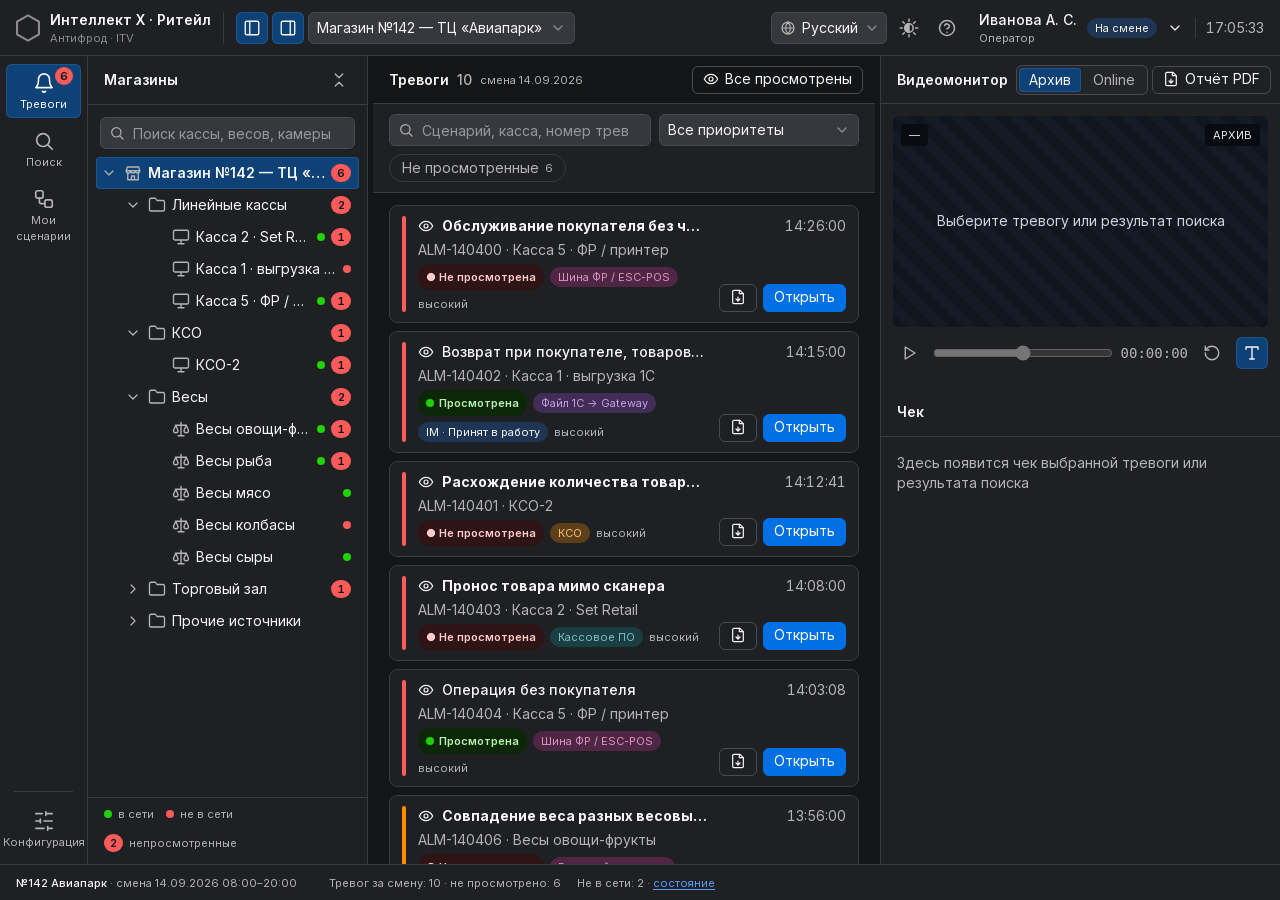
<file: prototype/index.html>
<!DOCTYPE html>
<html lang="ru" data-theme="dark">
<head>
  <meta charset="UTF-8">
  <meta name="viewport" content="width=device-width, initial-scale=1.0">
  <title>Интеллект X — Ритейл · рабочее место</title>
  <link rel="stylesheet" href="retail-common.css">
  <link rel="stylesheet" href="scenario-editor.css">
  <link rel="stylesheet" href="retail.css">
  <link rel="stylesheet" href="../bridge.css">
</head>
<body>
  <!-- Icons: one family (Lucide-style strokes), inline so the page works offline -->
  <svg width="0" height="0" style="position:absolute" aria-hidden="true">
    <defs>
      <symbol id="i-bell" viewBox="0 0 24 24"><path d="M6 8a6 6 0 0 1 12 0c0 7 3 9 3 9H3s3-2 3-9"/><path d="M10.3 21a1.94 1.94 0 0 0 3.4 0"/></symbol>
      <symbol id="i-search" viewBox="0 0 24 24"><circle cx="11" cy="11" r="7"/><path d="m21 21-4.3-4.3"/></symbol>
      <symbol id="i-workflow" viewBox="0 0 24 24"><rect x="3" y="3" width="8" height="8" rx="2"/><path d="M7 11v4a2 2 0 0 0 2 2h4"/><rect x="13" y="13" width="8" height="8" rx="2"/></symbol>
      <symbol id="i-sliders" viewBox="0 0 24 24"><path d="M21 4h-7M10 4H3M21 12h-9M8 12H3M21 20h-5M12 20H3M14 2v4M8 10v4M16 18v4"/></symbol>
      <symbol id="i-panel-left" viewBox="0 0 24 24"><rect x="3" y="3" width="18" height="18" rx="2"/><path d="M9 3v18"/></symbol>
      <symbol id="i-panel-right" viewBox="0 0 24 24"><rect x="3" y="3" width="18" height="18" rx="2"/><path d="M15 3v18"/></symbol>
      <symbol id="i-globe" viewBox="0 0 24 24"><circle cx="12" cy="12" r="9"/><path d="M12 3a13 13 0 0 0 0 18 13 13 0 0 0 0-18M3 12h18"/></symbol>
      <symbol id="i-help" viewBox="0 0 24 24"><circle cx="12" cy="12" r="9"/><path d="M9.1 9a3 3 0 0 1 5.8 1c0 2-3 3-3 3M12 17h.01"/></symbol>
      <symbol id="i-chevron-down" viewBox="0 0 24 24"><path d="m6 9 6 6 6-6"/></symbol>
      <symbol id="i-chevron-right" viewBox="0 0 24 24"><path d="m9 18 6-6-6-6"/></symbol>
      <symbol id="i-chevron-left" viewBox="0 0 24 24"><path d="m15 18-6-6 6-6"/></symbol>
      <symbol id="i-arrow-left" viewBox="0 0 24 24"><path d="M19 12H5M12 19l-7-7 7-7"/></symbol>
      <symbol id="i-x" viewBox="0 0 24 24"><path d="M18 6 6 18M6 6l12 12"/></symbol>
      <symbol id="i-play" viewBox="0 0 24 24"><path d="M7 4l13 8-13 8z"/></symbol>
      <symbol id="i-pause" viewBox="0 0 24 24"><path d="M8 5v14M16 5v14"/></symbol>
      <symbol id="i-rotate" viewBox="0 0 24 24"><path d="M3 12a9 9 0 1 0 9-9 9.75 9.75 0 0 0-6.74 2.74L3 8"/><path d="M3 3v5h5"/></symbol>
      <symbol id="i-file-down" viewBox="0 0 24 24"><path d="M15 2H6a2 2 0 0 0-2 2v16a2 2 0 0 0 2 2h12a2 2 0 0 0 2-2V7z"/><path d="M14 2v5h5M12 18v-6M9 15l3 3 3-3"/></symbol>
      <symbol id="i-send" viewBox="0 0 24 24"><path d="m22 2-7 20-4-9-9-4z"/><path d="M22 2 11 13"/></symbol>
      <symbol id="i-eye" viewBox="0 0 24 24"><path d="M2 12s3.5-7 10-7 10 7 10 7-3.5 7-10 7S2 12 2 12z"/><circle cx="12" cy="12" r="3"/></symbol>
      <symbol id="i-check" viewBox="0 0 24 24"><path d="M20 6 9 17l-5-5"/></symbol>
      <symbol id="i-maximize" viewBox="0 0 24 24"><path d="M15 3h6v6M9 21H3v-6M21 3l-7 7M3 21l7-7"/></symbol>
      <symbol id="i-store" viewBox="0 0 24 24"><path d="M3 9 4.5 4h15L21 9"/><path d="M3 9h18a3 3 0 0 1-6 0 3 3 0 0 1-6 0 3 3 0 0 1-6 0"/><path d="M5 12v9h14v-9M10 21v-5h4v5"/></symbol>
      <symbol id="i-monitor" viewBox="0 0 24 24"><rect x="2" y="3" width="20" height="13" rx="2"/><path d="M8 21h8M12 16v5"/></symbol>
      <symbol id="i-video" viewBox="0 0 24 24"><path d="m16 13 5.2 3.5a.5.5 0 0 0 .8-.4V7.9a.5.5 0 0 0-.8-.4L16 11"/><rect x="2" y="6" width="14" height="12" rx="2"/></symbol>
      <symbol id="i-scale" viewBox="0 0 24 24"><path d="M12 3v18M5 7h14M8 21h8"/><path d="M5 7l-3 7a3 3 0 0 0 6 0zM19 7l-3 7a3 3 0 0 0 6 0z"/></symbol>
      <symbol id="i-folder" viewBox="0 0 24 24"><path d="M4 20h16a2 2 0 0 0 2-2V8a2 2 0 0 0-2-2h-8l-2-3H4a2 2 0 0 0-2 2v13a2 2 0 0 0 2 2z"/></symbol>
      <symbol id="i-user" viewBox="0 0 24 24"><circle cx="12" cy="8" r="4"/><path d="M4 21a8 8 0 0 1 16 0"/></symbol>
      <symbol id="i-log-out" viewBox="0 0 24 24"><path d="M9 21H5a2 2 0 0 1-2-2V5a2 2 0 0 1 2-2h4M16 17l5-5-5-5M21 12H9"/></symbol>
      <symbol id="i-alert" viewBox="0 0 24 24"><path d="M10.3 3.9 1.8 18a2 2 0 0 0 1.7 3h17a2 2 0 0 0 1.7-3L13.7 3.9a2 2 0 0 0-3.4 0z"/><path d="M12 9v4M12 17h.01"/></symbol>
      <symbol id="i-info" viewBox="0 0 24 24"><circle cx="12" cy="12" r="9"/><path d="M12 16v-4M12 8h.01"/></symbol>
      <symbol id="i-plus" viewBox="0 0 24 24"><path d="M12 5v14M5 12h14"/></symbol>
      <symbol id="i-star" viewBox="0 0 24 24"><path d="m12 2 3.1 6.3 6.9 1-5 4.9 1.2 6.8L12 17.8 5.8 21l1.2-6.8-5-4.9 6.9-1z"/></symbol>
      <symbol id="i-receipt" viewBox="0 0 24 24"><path d="M4 2v20l2-1 2 1 2-1 2 1 2-1 2 1 2-1 2 1V2l-2 1-2-1-2 1-2-1-2 1-2-1-2 1z"/><path d="M8 7h8M8 11h8M8 15h5"/></symbol>
      <symbol id="i-shield" viewBox="0 0 24 24"><path d="M12 22s8-4 8-10V5l-8-3-8 3v7c0 6 8 10 8 10z"/></symbol>
      <symbol id="i-database" viewBox="0 0 24 24"><ellipse cx="12" cy="5" rx="9" ry="3"/><path d="M3 5v14a9 3 0 0 0 18 0V5M3 12a9 3 0 0 0 18 0"/></symbol>
      <symbol id="i-plug" viewBox="0 0 24 24"><path d="M12 22v-5M9 8V2M15 8V2M18 8v5a6 6 0 0 1-12 0V8z"/></symbol>
      <symbol id="i-clock" viewBox="0 0 24 24"><circle cx="12" cy="12" r="9"/><path d="M12 7v5l3 2"/></symbol>
      <symbol id="i-type" viewBox="0 0 24 24"><path d="M4 7V4h16v3M9 20h6M12 4v16"/></symbol>
      <symbol id="i-upload" viewBox="0 0 24 24"><path d="M21 15v4a2 2 0 0 1-2 2H5a2 2 0 0 1-2-2v-4M17 8l-5-5-5 5M12 3v12"/></symbol>
      <symbol id="i-activity" viewBox="0 0 24 24"><path d="M22 12h-4l-3 9L9 3l-3 9H2"/></symbol>
      <symbol id="i-cpu" viewBox="0 0 24 24"><rect x="4" y="4" width="16" height="16" rx="2"/><rect x="9" y="9" width="6" height="6"/><path d="M15 2v2M15 20v2M2 15h2M2 9h2M20 15h2M20 9h2M9 2v2M9 20v2"/></symbol>
      <symbol id="i-book" viewBox="0 0 24 24"><path d="M4 19.5v-15A2.5 2.5 0 0 1 6.5 2H20v20H6.5a2.5 2.5 0 0 1 0-5H20"/></symbol>
      <symbol id="i-menu" viewBox="0 0 24 24"><path d="M4 6h16M4 12h16M4 18h16"/></symbol>
      <symbol id="i-fold" viewBox="0 0 24 24"><path d="m7 20 5-5 5 5M7 4l5 5 5-5"/></symbol>
      <symbol id="i-link" viewBox="0 0 24 24"><path d="M10 13a5 5 0 0 0 7.5.5l3-3a5 5 0 0 0-7-7l-1.7 1.7"/><path d="M14 11a5 5 0 0 0-7.5-.5l-3 3a5 5 0 0 0 7 7l1.7-1.7"/></symbol>
      <symbol id="i-layers" viewBox="0 0 24 24"><path d="m12 2 10 5-10 5L2 7z"/><path d="m2 17 10 5 10-5M2 12l10 5 10-5"/></symbol>
      <symbol id="i-upload-cloud" viewBox="0 0 24 24"><path d="M4 15a5 5 0 0 1 3-9 6 6 0 0 1 11 2 4 4 0 0 1 2 7"/><path d="m8 15 4-4 4 4M12 11v10"/></symbol>
      <symbol id="i-sun-moon" viewBox="0 0 24 24"><circle cx="12" cy="12" r="5"/><path d="M12 7a5 5 0 0 0 0 10z" fill="currentColor"/><path d="M12 1.5v2.5M12 20v2.5M1.5 12H4M20 12h2.5M4.6 4.6l1.8 1.8M17.6 17.6l1.8 1.8M19.4 4.6l-1.8 1.8M6.4 17.6l-1.8 1.8"/></symbol>
    </defs>
  </svg>

  <div class="app" id="app">
    <header class="topbar">
      <div class="brand">
        <span class="brand-mark" aria-hidden="true"></span>
        <div class="brand-text">
          <strong>Интеллект X · Ритейл</strong>
          <span>Антифрод · ITV</span>
        </div>
      </div>

      <div class="topbar-cluster">
        <button type="button" class="icon-btn only-wide" id="toggleTree" aria-pressed="true" data-tip="Скрыть или показать дерево магазинов" aria-label="Дерево магазинов">
          <svg class="ic"><use href="#i-panel-left"/></svg>
        </button>
        <button type="button" class="icon-btn only-narrow" id="openDrawer" data-tip="Магазины и устройства" aria-label="Магазины и устройства">
          <svg class="ic"><use href="#i-menu"/></svg>
        </button>
        <button type="button" class="icon-btn" id="toggleMedia" aria-pressed="true" data-tip="Скрыть или показать видео и чек" aria-label="Видео и чек">
          <svg class="ic"><use href="#i-panel-right"/></svg>
        </button>
        <select class="field store-pick" id="storeSelect" aria-label="Магазин" data-i18n-skip></select>
      </div>

      <div class="topbar-actions">
        <label class="lang" for="langSelect">
          <svg class="ic sm"><use href="#i-globe"/></svg>
          <select id="langSelect" data-i18n-skip aria-label="Язык интерфейса" title="Язык интерфейса">
            <option value="ru">Русский</option>
            <option value="en">English</option>
          </select>
        </label>
        <button type="button" class="icon-btn" id="themeToggle" aria-label="Тёмная тема" data-tip="Сменить тему">
          <svg class="ic lg theme-icon"><use href="#i-sun-moon"/></svg>
        </button>
        <div class="menu" id="helpMenu">
          <button type="button" class="icon-btn" id="helpBtn" aria-haspopup="menu" aria-expanded="false" data-tip="Справка" aria-label="Справка">
            <svg class="ic lg"><use href="#i-help"/></svg>
          </button>
          <div class="menu-pop wide" role="menu" hidden>
            <div class="menu-head">Справка</div>
            <button type="button" class="menu-item menu-item-rich" role="menuitem" data-help="legend">
              <svg class="ic"><use href="#i-info"/></svg>
              <span><span>Как читать тревогу</span><span class="menu-item-desc">Полоса — приоритет, плашка — статус просмотра</span></span>
            </button>
            <button type="button" class="menu-item menu-item-rich" role="menuitem" data-help="config">
              <svg class="ic"><use href="#i-sliders"/></svg>
              <span><span>Что настраивается на сервере</span><span class="menu-item-desc">Закладка «Конфигурация»</span></span>
            </button>
            <div class="menu-sep"></div>
            <button type="button" class="menu-item" role="menuitem" data-help="about">
              <svg class="ic"><use href="#i-file-down"/></svg>
              <span>О прототипе</span>
            </button>
          </div>
        </div>
        <div class="menu" id="userMenu">
          <button type="button" class="user-btn" id="userBtn" aria-haspopup="menu" aria-expanded="false">
            <span class="operator-meta">
              <strong>Иванова А. С.</strong>
              <span id="roleLabel">Оператор</span>
            </span>
            <span class="duty" id="dutyBadge">На смене</span>
            <svg class="ic sm"><use href="#i-chevron-down"/></svg>
          </button>
          <div class="menu-pop wide" role="menu" hidden>
            <div class="menu-head">Роль в прототипе</div>
            <button type="button" class="menu-item" role="menuitemradio" data-role="operator" aria-checked="true">
              <svg class="ic"><use href="#i-user"/></svg><span>Оператор</span>
            </button>
            <button type="button" class="menu-item" role="menuitemradio" data-role="admin" aria-checked="false">
              <svg class="ic"><use href="#i-shield"/></svg><span>Администратор</span>
            </button>
            <div class="menu-sep"></div>
            <button type="button" class="menu-item" role="menuitem" id="signOutBtn">
              <svg class="ic"><use href="#i-log-out"/></svg><span>Выйти</span>
            </button>
          </div>
        </div>
        <time class="clock" id="clock" data-i18n-skip>14:32:11</time>
      </div>
    </header>

    <main class="workspace" id="workspace" data-section="alarms" data-tree="on" data-media="on">
      <nav class="rail" aria-label="Разделы">
        <button type="button" class="rail-item" data-section="alarms" aria-current="page">
          <svg class="ic"><use href="#i-bell"/></svg><span>Тревоги</span>
          <span class="rail-count" id="railAlarmCount" data-i18n-skip hidden></span>
        </button>
        <button type="button" class="rail-item" data-section="search">
          <svg class="ic"><use href="#i-search"/></svg><span>Поиск</span>
        </button>
        <button type="button" class="rail-item" data-section="scenarios">
          <svg class="ic"><use href="#i-workflow"/></svg><span>Мои сценарии</span>
        </button>
        <div class="rail-spacer"></div>
        <div class="rail-sep"></div>
        <button type="button" class="rail-item" data-section="config" data-tip="Всё, что настраивается на сервере. Позже — отдельный конфигуратор">
          <svg class="ic"><use href="#i-sliders"/></svg><span>Конфигурация</span>
        </button>
      </nav>

      <section class="panel" id="panelTree" aria-label="Магазины и устройства">
        <header class="panel-h">
          <h2>Магазины</h2>
          <div class="panel-h-actions">
            <button type="button" class="icon-btn" id="treeFold" data-tip="Свернуть все" aria-label="Свернуть все"><svg class="ic"><use href="#i-fold"/></svg></button>
            <button type="button" class="icon-btn only-narrow" id="treeClose" data-tip="Закрыть" aria-label="Закрыть"><svg class="ic"><use href="#i-x"/></svg></button>
          </div>
        </header>
        <div class="tree-search">
          <div class="search-wrap">
            <svg class="ic sm"><use href="#i-search"/></svg>
            <input type="search" id="treeSearch" placeholder="Поиск кассы, весов, камеры…" aria-label="Поиск в дереве">
          </div>
        </div>
        <div class="panel-b">
          <ul class="tree" id="tree" role="tree" data-i18n-skip></ul>
        </div>
        <div class="tree-foot">
          <span><i class="status-dot" data-tone="ok"></i>в сети</span>
          <span><i class="status-dot" data-tone="down"></i>не в сети</span>
          <span><i class="tree-n hot" style="min-width:18px">2</i>непросмотренные</span>
        </div>
      </section>
      <div class="splitter" id="splitTree" role="separator" tabindex="0" aria-orientation="vertical" aria-label="Ширина дерева" data-tip="Потяните, чтобы изменить ширину. Двойной щелчок — по умолчанию"></div>

      <section class="panel" id="panelStage">
        <!-- ALARMS: queue (IM queue mode) and card (IM work mode) -->
        <div class="section active" id="sec-alarms">
          <div class="section active" id="alarmQueue">
            <header class="panel-h">
              <h2>Тревоги <em id="alarmCount" data-i18n-skip>0</em></h2>
              <span class="meta" id="queueScope" data-i18n-skip></span>
              <div class="panel-h-actions">
                <button type="button" class="btn compact outline" id="markAllViewed" data-tip="Отметить просмотренными все тревоги в фильтре">
                  <svg class="ic"><use href="#i-eye"/></svg><span>Все просмотрены</span>
                </button>
              </div>
            </header>
            <div class="toolbar">
              <div class="search-wrap">
                <svg class="ic sm"><use href="#i-search"/></svg>
                <input type="search" id="alarmSearch" placeholder="Сценарий, касса, номер тревоги…" aria-label="Поиск тревог">
              </div>
              <select id="alarmPrio" aria-label="Приоритет">
                <option value="all">Все приоритеты</option>
                <option value="high">Высокий</option>
                <option value="mid">Средний</option>
                <option value="low">Низкий</option>
              </select>
              <button type="button" class="chip" id="onlyUnviewed" aria-pressed="false">Не просмотренные <span class="n" id="unviewedN" data-i18n-skip></span></button>
            </div>
            <div class="section-b">
              <div class="alarm-list" id="alarmList" data-i18n-skip></div>
            </div>
          </div>
          <div class="section" id="alarmCard" data-i18n-skip></div>
        </div>

        <!-- SEARCH -->
        <div class="section" id="sec-search">
          <div class="search-h">
            <div class="tabs" role="tablist" aria-label="Режим поиска">
              <button type="button" class="tab" role="tab" data-mode="scenarios" aria-selected="true">По сценариям</button>
              <button type="button" class="tab" role="tab" data-mode="captions" aria-selected="false">По титрам</button>
              <button type="button" class="tab" role="tab" data-mode="receipts" aria-selected="false">По чекам</button>
            </div>
          </div>
          <div class="section-b">
            <div class="query-card">
              <div class="tpl-row" id="tpl-row" data-i18n-skip></div>
              <div class="form-grid">
                <div class="form-group">
                  <label>Источник / касса</label>
                  <div id="src-picker" data-i18n-skip></div>
                </div>
                <div class="form-group">
                  <label>Период</label>
                  <div id="period" data-i18n-skip></div>
                </div>
                <div class="form-group" data-q="scenarios">
                  <label for="sc-select">Сценарий</label>
                  <select id="sc-select" class="field" data-i18n-skip></select>
                  <div class="field-hint">Ищет уже сработавшие тревоги. Новый сценарий не находит событий до своего создания — проверить его на прошлом архиве можно в «Моих сценариях».</div>
                </div>
                <div class="form-group" data-q="captions" hidden>
                  <label for="qb-input">Текст в титрах</label>
                  <div id="qb" class="qb" data-i18n-skip></div>
                  <input id="re-input" class="field hidden" value="(АННУЛЯЦИЯ)|(ВОЗВРАТ)" aria-label="Регулярное выражение">
                  <div id="qb-preview" class="qb-preview" data-i18n-skip></div>
                  <label class="check-label"><input type="checkbox" id="re-toggle"> Расширенный: регулярное выражение</label>
                </div>
                <div class="form-group" data-q="captions" hidden>
                  <label for="out-mode">Вывод результатов</label>
                  <select id="out-mode" class="field">
                    <option value="receipt">Чеки с заданным текстом</option>
                    <option value="line">Отдельные титры с заданным текстом</option>
                  </select>
                </div>
                <div class="form-group" data-q="receipts" hidden>
                  <label for="report-type">Тип отчёта</label>
                  <select id="report-type" class="field">
                    <option value="all">№01 Список всех чеков</option>
                    <option value="number">№04 Поиск по номеру чека</option>
                    <option value="cashier">№06 / №16 По кассиру</option>
                    <option value="sku">№07 / №15 По артикулу или товару</option>
                    <option value="and">№13 Список чеков по товарам (и)</option>
                    <option value="returns">Возвраты и аннуляции</option>
                    <option value="scale">Весовые штрихкоды без оплаты</option>
                    <option value="amount">Чеки по сумме</option>
                  </select>
                </div>
                <div id="report-params" data-q="receipts" class="form-grid" style="grid-column:1/-1" hidden></div>
              </div>
              <div class="query-actions">
                <button type="button" class="btn primary" id="run-search"><svg class="ic"><use href="#i-search"/></svg><span>Найти</span></button>
                <button type="button" class="btn outline" id="save-tpl-btn"><svg class="ic"><use href="#i-star"/></svg><span>Сохранить как шаблон</span></button>
                <div id="save-tpl" class="save-tpl grow" hidden>
                  <input id="tpl-name" class="field" placeholder="Название шаблона" aria-label="Название шаблона">
                  <label class="check-label"><input type="checkbox" id="tpl-shared"> Общий</label>
                  <button type="button" class="btn compact" id="tpl-cancel">Отмена</button>
                  <button type="button" class="btn compact primary" id="tpl-ok">Сохранить</button>
                </div>
              </div>
            </div>
            <div class="results-h"><h3>Результаты</h3><span id="result-count" class="meta" data-i18n-skip></span></div>
            <div id="results" class="results" data-i18n-skip></div>
          </div>
        </div>

        <!-- MY SCENARIOS -->
        <div class="section" id="sec-scenarios">
          <header class="panel-h">
            <h2>Мои сценарии</h2>
            <span class="meta">События системы, их состояния и сравнения, связанные логикой И / ИЛИ / НЕ и таймерами</span>
          </header>
          <div class="section-b">
            <div id="scenario-editor"></div>
          </div>
        </div>

        <!-- CONFIGURATION: everything that lives on the server -->
        <div class="section" id="sec-config">
          <div class="msgbar band" id="cfgBanner" data-i18n-skip></div>
          <div class="cfg">
            <nav class="cfg-nav" id="cfgNav" aria-label="Разделы конфигурации" data-i18n-skip></nav>
            <div class="cfg-body" id="cfgBody" data-i18n-skip></div>
          </div>
        </div>
      </section>

      <div class="splitter" id="splitMedia" role="separator" tabindex="0" aria-orientation="vertical" aria-label="Ширина видео и чека" data-tip="Потяните, чтобы изменить ширину. Двойной щелчок — по умолчанию"></div>

      <aside class="panel media-stack" id="panelMedia" aria-label="Видео и чек">
        <div class="panel nested" id="panelVideo">
          <header class="panel-h">
            <h2>Видеомонитор</h2>
            <div class="panel-h-actions">
              <div class="seg" id="videoMode" role="group" aria-label="Режим видео">
                <button type="button" data-mode="archive" aria-pressed="true">Архив</button>
                <button type="button" data-mode="live" aria-pressed="false">Online</button>
              </div>
              <button type="button" class="btn compact outline" id="reportBtn" data-tip="Отчёт PDF по выбранной тревоге или результату поиска">
                <svg class="ic"><use href="#i-file-down"/></svg><span>Отчёт PDF</span>
              </button>
            </div>
          </header>
          <div class="video-body">
            <div class="video" id="video">
              <div id="v-scene" class="video-scene cashier"></div>
              <div id="v-cam" class="ov cam-tag" data-i18n-skip>КАМЕРА</div>
              <div id="v-mode" class="ov mode-tag" data-i18n-skip>АРХИВ</div>
              <div id="v-xy" class="ov xy-overlay hidden" data-i18n-skip></div>
              <div id="v-caption" class="caption" data-i18n-skip></div>
              <div id="v-none" class="no-video hidden" data-i18n-skip></div>
            </div>
            <div class="player-bar">
              <button type="button" class="icon-btn" id="v-play" aria-label="Воспроизвести" data-tip="Воспроизвести / пауза"><svg class="ic"><use href="#i-play"/></svg></button>
              <input type="range" id="v-range" min="-30" max="30" value="0" aria-label="Позиция в архиве">
              <span id="v-time" class="player-time" data-i18n-skip></span>
              <button type="button" class="icon-btn" id="v-back" aria-label="К моменту срабатывания" data-tip="К моменту срабатывания"><svg class="ic"><use href="#i-rotate"/></svg></button>
              <button type="button" class="icon-btn" id="v-captions" aria-pressed="true" aria-label="Титры" data-tip="Показать или скрыть титры, не останавливая видео"><svg class="ic"><use href="#i-type"/></svg></button>
            </div>
            <div class="cam-strip" id="camStrip" data-i18n-skip></div>
          </div>
        </div>
        <div class="panel nested" id="panelReceipt">
          <header class="panel-h">
            <h2 id="receiptTitle" data-i18n-skip>Чек</h2>
            <div class="panel-h-actions"><span class="meta" id="receiptMeta" data-i18n-skip></span></div>
          </header>
          <div class="panel-b" id="receiptView" data-i18n-skip></div>
        </div>
      </aside>

      <div class="scrim" id="scrim"></div>
    </main>

    <footer class="statusbar" data-i18n-skip>
      <span id="stStore"></span>
      <span id="stSel"></span>
      <span id="stQueue"></span>
      <span id="stDevices"></span>
    </footer>
  </div>

  <!-- PDF report (UI-9) -->
  <div id="pdf-modal" class="modal" role="dialog" aria-modal="true" aria-labelledby="pdf-h" data-i18n-skip>
    <div class="pdf-dialog">
      <div class="pdf-side">
        <h2 id="pdf-h"></h2>
        <div id="pdf-opts"></div>
        <div class="grow"></div>
        <div class="meta" id="pdf-audit"></div>
        <div class="row">
          <button type="button" class="btn outline" id="pdf-close"></button>
          <button type="button" class="btn primary" id="pdf-print"></button>
        </div>
      </div>
      <div class="pdf-preview"><div id="pdf-sheet" class="pdf-sheet"></div></div>
    </div>
  </div>

  <!-- One dialog for small forms: hand-off to Incident Manager, about -->
  <div id="dlg" class="modal" role="dialog" aria-modal="true" aria-labelledby="dlg-h" data-i18n-skip>
    <div class="modal-card">
      <h3 id="dlg-h"></h3>
      <div id="dlg-body"></div>
      <div class="modal-actions" id="dlg-actions"></div>
    </div>
  </div>

  <div class="toasts" id="toasts" role="status" aria-live="polite" data-i18n-skip></div>

  <script src="i18n.js"></script>
  <script src="retail-common.js"></script>
  <script src="data.js"></script>
  <script src="config-data.js"></script>
  <script src="scenario-editor.js"></script>
  <script src="config.js"></script>
  <script src="app.js"></script>
</body>
</html>
</file>
<file: prototype/retail-common.css>
/* Shared controls for both Retail prototypes: device picker, period picker, status badges.
 * Load BEFORE ../bridge.css. Colours only through page / ONE PSIM tokens. */

:root {
  --rc-ok-bg: var(--one-success-bg, rgba(34, 197, 94, .16));
  --rc-ok-text: var(--one-success-text, #bbf7d0);
  --rc-ok-icon: var(--success);
}

/* ---- popover ---- */
.rc-pop {
  position: fixed; z-index: 50; max-width: calc(100vw - 16px); max-height: calc(100vh - 16px); overflow: auto;
  background: var(--toast-bg, var(--surface)); border: 1px solid var(--border); border-radius: 10px;
  box-shadow: 0 12px 32px rgba(0, 0, 0, .28); color: var(--text); font-size: 13px;
}
.rc-foot { display: flex; align-items: center; justify-content: flex-end; gap: 8px; padding: 10px 12px; border-top: 1px solid var(--border); }
.rc-foot .btn { padding: 6px 12px; border-radius: 6px; }
.rc-hint { flex: 1; font-size: 11px; color: var(--muted); }

/* ---- device picker ---- */
.rc-picker { position: relative; min-width: 0; }
.rc-trigger {
  display: flex; align-items: center; gap: 8px; width: 100%; min-width: 0; text-align: left; cursor: pointer;
  padding-right: 2rem;
  background-image: url("data:image/svg+xml,%3Csvg xmlns='http://www.w3.org/2000/svg' viewBox='0 0 24 24' fill='none' stroke='%238C8C8C' stroke-width='2' stroke-linecap='round' stroke-linejoin='round'%3E%3Cpath d='m6 9 6 6 6-6'/%3E%3C/svg%3E");
  background-repeat: no-repeat; background-position: right .5rem center; background-size: 1rem;
}
.rc-trigger:disabled { cursor: default; }
.rc-sum { flex: 1; min-width: 0; overflow: hidden; text-overflow: ellipsis; white-space: nowrap; }
.rc-off { display: inline-flex; align-items: center; gap: 4px; font-size: 11px; color: var(--danger); }
.rc-search { margin: 10px 12px 4px; width: calc(100% - 24px); }
.rc-list { max-height: 320px; overflow: auto; padding: 6px 0; }
.rc-row { display: flex; align-items: center; gap: 10px; padding: 6px 12px; cursor: pointer; }
.rc-row:hover { background: var(--surface2); }
.rc-all { font-weight: 600; border-bottom: 1px solid var(--border); margin-bottom: 4px; }
.rc-group { font-size: 11px; font-weight: 600; color: var(--muted); text-transform: uppercase; letter-spacing: .04em; padding-top: 10px; }
.rc-dev { padding-left: 28px; }
.rc-name { flex: 1; }
.rc-status { display: inline-flex; align-items: center; gap: 6px; font-size: 11px; color: var(--muted); }
.rc-status.off { color: var(--danger); }
.rc-dot { width: 8px; height: 8px; border-radius: 50%; display: inline-block; flex: none; }
.rc-dot.on { background: var(--success); }
.rc-dot.off { background: var(--danger); }

/* ---- period picker ---- */
.rc-period { position: relative; display: flex; }
.rc-period-input { padding-right: 36px !important; }
.rc-period-input.rc-invalid { border-color: var(--danger) !important; }
.rc-cal-btn {
  position: absolute; right: 4px; top: 50%; transform: translateY(-50%);
  width: 28px; height: 28px; border: 0; border-radius: 6px; background: transparent; color: var(--muted); cursor: pointer;
  display: inline-flex; align-items: center; justify-content: center;
}
.rc-cal-btn:hover { background: var(--surface2); color: var(--text); }
.rc-cal-btn svg { width: 18px; height: 18px; }
.rc-presets { display: flex; flex-wrap: wrap; gap: 6px; padding: 10px 12px; border-bottom: 1px solid var(--border); }
.rc-preset { padding: 4px 10px !important; font-size: 12px; border-radius: 14px !important; }
.rc-cals { display: grid; grid-template-columns: repeat(2, 236px); gap: 16px; padding: 12px; }
.rc-cal-title { font-size: 11px; font-weight: 600; color: var(--muted); text-transform: uppercase; letter-spacing: .04em; margin-bottom: 6px; }
.rc-cal-h { display: grid; grid-template-columns: 26px 1fr 78px 26px; gap: 4px; align-items: center; margin-bottom: 6px; }
.rc-cal-h .field { padding: 4px 24px 4px 6px; font-size: 12px; background-position: right 4px center; }
.rc-nav { border: 0; background: transparent; color: var(--text); font-size: 18px; cursor: pointer; border-radius: 6px; height: 26px; }
.rc-nav:hover { background: var(--surface2); }
.rc-grid { display: grid; grid-template-columns: repeat(7, 1fr); gap: 2px; text-align: center; }
.rc-wd { font-size: 10px; color: var(--muted); padding: 4px 0; }
.rc-day { border: 0; background: transparent; color: var(--text); font: inherit; font-size: 12px; height: 28px; border-radius: 6px; cursor: pointer; }
.rc-day:hover { background: var(--surface2); }
.rc-day.range { background: color-mix(in srgb, var(--accent) 14%, transparent); }
.rc-day.sel { background: var(--accent); color: #fff; font-weight: 600; }
.rc-time { display: flex; align-items: center; gap: 8px; margin-top: 8px; font-size: 12px; color: var(--muted); }
.rc-time .field { flex: 1; padding: 4px 8px; font-family: Consolas, "Cascadia Mono", monospace; }
.rc-time .field.rc-invalid { border-color: var(--danger); }
.rc-err { flex: 1; color: var(--danger); font-size: 12px; }

/* ---- viewed badge (UI-2) ---- */
.rc-badge { display: inline-flex; align-items: center; gap: 5px; font-size: 11px; font-weight: 600; padding: 3px 8px; border-radius: 12px; white-space: nowrap; }
.rc-badge.unviewed { background: var(--prio-high-bg); color: var(--prio-high-text); }
.rc-badge.viewed { background: var(--rc-ok-bg); color: var(--rc-ok-text); }
.rc-badge .rc-dot.on { background: var(--rc-ok-icon); }

@media (max-width: 640px) {
  .rc-cals { grid-template-columns: 1fr; }
  .rc-pop { left: 8px !important; right: 8px; }
}
</file>
<file: prototype/scenario-editor.css>
/* Scenario editor — shared by index.html and short_version.html.
 * Load BEFORE ../bridge.css: base controls are :where()-scoped (specificity 0-1-0),
 * so the ONE PSIM ladders in bridge.css win by source order. */

/* ---- base controls (both prototypes) ---- */
:where(.sce) .field {
  width: 100%; min-width: 0; font: inherit; font-size: 13px;
  background: var(--surface2); border: 1px solid var(--border); color: var(--text);
  border-radius: 6px; padding: 7px 10px;
}
:where(.sce) .btn { font: inherit; font-size: 13px; cursor: pointer; border-radius: 6px; padding: 7px 12px; border: 1px solid var(--border); background: var(--surface2); color: var(--text); }
:where(.sce) .btn-primary { background: var(--accent); border-color: var(--accent); color: #fff; }
:where(.sce) .btn-ghost { background: transparent; }
:where(.sce) .btn-danger { background: transparent; color: var(--danger); border-color: var(--danger); }
:where(.sce) .chip { display: inline-flex; align-items: center; gap: 4px; font-size: 11px; padding: 3px 8px; border-radius: 12px; background: var(--surface2); color: var(--muted); white-space: nowrap; }
:where(.sce) .chip.prio-high { background: var(--prio-high-bg, rgba(239,68,68,.16)); color: var(--prio-high-text, #fecaca); }
:where(.sce) .chip.prio-mid { background: var(--prio-mid-bg, rgba(245,158,11,.16)); color: var(--prio-mid-text, #fde68a); }
:where(.sce) .chip.prio-low { background: var(--prio-low-bg, rgba(59,130,246,.16)); color: var(--prio-low-text, #bfdbfe); }

.sce { font-size: 13px; color: var(--text); }
.sce .sce-hidden { display: none !important; }
.sce-panel { background: var(--surface); border: 1px solid var(--border); border-radius: 10px; overflow: hidden; }
.sce-ph {
  display: flex; justify-content: space-between; align-items: center; gap: 10px;
  padding: 11px 14px; border-bottom: 1px solid var(--border); font-size: 13px; font-weight: 600;
}
.sce-meta { color: var(--muted); font-size: 11px; font-weight: 400; }
.sce-muted { color: var(--muted); }
.sce-row { display: flex; gap: 8px; flex-wrap: wrap; align-items: center; }
.sce-fg label { display: block; font-size: 11px; color: var(--muted); margin-bottom: 5px; }
.sce-note {
  background: var(--note-bg, rgba(59,130,246,.1)); border: 1px solid var(--border); border-radius: 8px;
  padding: 10px 14px; font-size: 12px; color: var(--muted);
}
.sce-note strong { color: var(--note-strong, var(--accent)); }

/* ---- layout ---- */
.sce-layout { display: grid; grid-template-columns: 300px minmax(0, 1fr); gap: 16px; align-items: start; }
.sce-editor { display: grid; gap: 16px; min-width: 0; }
.sce-fs { border: 0; margin: 0; padding: 0; min-width: 0; display: grid; gap: 16px; }
.sce-small { padding: 3px 10px !important; font-size: 12px !important; }
.sce-sub-h { border-top: 1px solid var(--border); color: var(--muted); font-weight: 500; font-size: 12px; }
.sce-ro { display: flex; justify-content: space-between; align-items: center; gap: 12px; }

/* ---- list ---- */
.sce-item {
  display: block; width: 100%; text-align: left; font: inherit; color: var(--text);
  background: transparent; border: 0; border-bottom: 1px solid var(--border);
  padding: 10px 12px; cursor: pointer;
}
.sce-item:hover, .sce-item.active { background: var(--surface2); }
.sce-item.active { box-shadow: inset 3px 0 0 var(--accent); }
.sce-item:focus-visible { outline: 2px solid var(--accent); outline-offset: -2px; }
.sce-item > span { display: block; }
.sce-item-h { display: flex !important; justify-content: space-between; align-items: center; gap: 8px; font-size: 14px; }
.sce-formula-mini { font-family: Consolas, "Cascadia Mono", monospace; font-size: 11px; color: var(--muted); margin-top: 3px; }
.sce-empty { padding: 12px; color: var(--muted); font-size: 12px; }

/* ---- head / conditions ---- */
.sce-head { display: grid; grid-template-columns: minmax(0, 1fr) 180px; gap: 10px; padding: 14px; }
.sce-hint { text-align: right; max-width: 70%; }
.sce-conds { padding: 14px 14px 10px; display: flex; flex-direction: column; }
.sce-cond { border: 1px solid var(--border); border-left: 3px solid var(--accent); border-radius: 8px; background: var(--surface); }
.sce-cond.neg { border-left-color: var(--danger); }
.sce-cond-h { display: flex; align-items: center; gap: 10px; padding: 8px 10px; background: var(--surface2); border-bottom: 1px solid var(--border); border-radius: 0 7px 0 0; }
.sce-letter {
  width: 24px; height: 24px; border-radius: 50%; flex-shrink: 0;
  display: inline-flex; align-items: center; justify-content: center;
  font-weight: 700; font-size: 12px; background: var(--accent); color: #fff;
}
.sce-cond.neg .sce-letter { background: var(--danger); }
.sce-start { font-size: 12px; color: var(--muted); }
.sce .sce-cond-h .field, .sce .sce-timer .field { width: auto; padding: 4px 28px 4px 8px; font-size: 12px; background-position: right 6px center; }
.sce .sce-timer input.field { width: 72px; padding-right: 8px; }
.sce-x {
  margin-left: auto; background: none; border: 0; color: var(--muted); cursor: pointer;
  font-size: 16px; line-height: 1; padding: 2px 6px; border-radius: 4px;
}
.sce-x:hover:not(:disabled) { color: var(--danger); background: var(--surface2); }
.sce-ev {
  display: grid; grid-template-columns: 104px minmax(150px, 1fr) minmax(170px, 1.3fr) minmax(150px, 1fr) 28px;
  gap: 8px; align-items: center; padding: 8px 10px 4px;
}
.sce .sce-ev .field { padding-top: 6px; padding-bottom: 6px; }
.sce .sce-mono { font-family: Consolas, "Cascadia Mono", monospace; }
.sce-ev .sce-x, .sce-extra .sce-x { margin: 0; }
.sce-extra {
  display: flex; flex-wrap: wrap; align-items: center; gap: 6px 8px;
  margin: 2px 10px 4px 122px; padding: 6px 8px; border-radius: 6px;
  background: var(--surface2); font-size: 12px; color: var(--muted);
}
.sce .sce-extra .field { width: auto; padding: 4px 8px; font-size: 12px; }
.sce .sce-extra select.field { padding-right: 28px; background-position: right 6px center; }
.sce .sce-extra input.sce-mono { flex: 1; min-width: 160px; }
.sce .sce-extra .sce-op { min-width: 64px; }
.sce-extra .sce-x { margin-left: auto; }
.sce-tag { font-weight: 600; color: var(--text); }
.sce-var-name { display: inline-flex; align-items: center; gap: 2px; font-family: Consolas, "Cascadia Mono", monospace; color: var(--text); }
.sce .sce-var-name .field { width: 90px; font-family: inherit; }
.sce-var {
  font-family: Consolas, "Cascadia Mono", monospace; font-size: .95em;
  color: var(--var-fg, color-mix(in srgb, var(--text) 45%, #a855f7));
  background: color-mix(in srgb, #a855f7 16%, transparent); border-radius: 4px; padding: 0 3px;
}
.sce-ev-links { display: flex; flex-wrap: wrap; align-items: center; gap: 6px 14px; padding: 2px 10px 8px 122px; }
.sce-avail { font-size: 11px; color: var(--muted); margin-left: 6px; }
.sce-varchip {
  font: inherit; font-family: Consolas, "Cascadia Mono", monospace; font-size: 11px; cursor: pointer;
  border: 1px dashed color-mix(in srgb, #a855f7 60%, var(--border)); border-radius: 10px; padding: 1px 8px;
  background: color-mix(in srgb, #a855f7 12%, transparent); color: var(--text);
}
.sce-varchip:hover { background: color-mix(in srgb, #a855f7 24%, transparent); }
.sce-or { display: flex; align-items: center; gap: 8px; padding: 0 10px; font-size: 11px; font-weight: 700; color: var(--warning); }
.sce-or::before, .sce-or::after { content: ""; height: 1px; background: var(--border); flex: 1; }
.sce-or::before { flex: 0 0 104px; }
.sce-cond-f { display: flex; gap: 16px; padding: 4px 10px 8px; border-top: 1px solid var(--border); }
.sce-link { background: none; border: 0; color: var(--accent); cursor: pointer; font: inherit; font-size: 12px; padding: 0; }
.sce-timer {
  display: flex; flex-wrap: wrap; align-items: center; gap: 6px 8px; padding: 8px 10px;
  border-top: 1px dashed var(--border); font-size: 12px; color: var(--muted);
}
.sce-timer b { color: var(--text); font-weight: 600; }
.sce-sep { width: 1px; height: 18px; background: var(--border); margin: 0 6px; }
.sce-and {
  align-self: center; margin: 6px 0; font-size: 11px; font-weight: 700; letter-spacing: .04em;
  padding: 2px 12px; border-radius: 10px; background: var(--surface2); border: 1px solid var(--border); color: var(--text);
}
.sce-add { padding: 0 14px 14px; }
.sce-fs:disabled .sce-x, .sce-fs:disabled .sce-cond-f, .sce-fs:disabled .sce-add, .sce-fs:disabled .sce-ev-links { display: none; }

/* ---- timeline / readable ---- */
.sce-timeline { padding: 10px 14px 4px; }
.sce-timeline svg { width: 100%; height: auto; display: block; }
.sce .tl-grid { stroke: var(--border); stroke-width: 1; }
.sce .tl-a { stroke: var(--accent); stroke-width: 1; stroke-dasharray: 2 3; }
.sce .tl-tick { fill: var(--muted); font-size: 11px; }
.sce .tl-label { fill: var(--text); font-size: 12px; }
.sce .tl-letter { font-weight: 700; fill: var(--accent); }
.sce .tl-letter.neg { fill: var(--danger); }
.sce .tl-pos { fill: color-mix(in srgb, var(--accent) 22%, transparent); stroke: var(--accent); stroke-width: 1.2; }
.sce .tl-neg { fill: color-mix(in srgb, var(--danger) 14%, transparent); stroke: var(--danger); stroke-width: 1.2; stroke-dasharray: 5 4; }
.sce .tl-pt { fill: var(--accent); }
.sce .tl-in { fill: var(--text); font-size: 11px; }
.sce .tl-alarm { stroke: var(--warning); stroke-width: 2; stroke-dasharray: 4 3; }
.sce .tl-alarm-t { fill: var(--warning); font-size: 11px; font-weight: 600; }
.sce-readable { padding: 12px 14px 14px; font-size: 13px; line-height: 1.65; border-top: 1px solid var(--border); }
.sce-readable ol { margin: 4px 0 8px 20px; padding: 0; }
.sce-readable code { font-family: Consolas, "Cascadia Mono", monospace; font-size: 12px; }
.sce-warn { margin-top: 6px; color: var(--warning); }
.sce-formula {
  display: inline-block; margin-top: 6px; padding: 5px 10px; border-radius: 6px;
  font-family: Consolas, "Cascadia Mono", monospace; font-size: 12px; background: var(--surface2);
}

/* ---- then / actions / test ---- */
.sce-then { display: grid; grid-template-columns: repeat(auto-fit, minmax(190px, 1fr)); gap: 10px; padding: 14px; }
.sce-actions { padding: 12px 14px; }
.sce-test-row { display: grid; grid-template-columns: 90px minmax(0, 1fr) auto; gap: 10px; align-items: center; padding: 9px 14px; border-bottom: 1px solid var(--border); font-size: 12px; }
.sce-test-row .sce-row { gap: 6px; }

/* ---- v3: description, repeat, states, comparisons, pickers, errors ---- */
.sce-desc-fg { grid-column: 1 / -1; }
.sce textarea.field { resize: vertical; min-height: 52px; font: inherit; font-size: 13px; line-height: 1.45; }
.sce-desc-mini {
  font-size: 12px; color: var(--muted); margin-top: 3px;
  display: -webkit-box !important; -webkit-line-clamp: 2; -webkit-box-orient: vertical; overflow: hidden;
}
.sce-desc-read { margin: 2px 0 4px; font-style: italic; }
.sce-code { font-family: Consolas, "Cascadia Mono", monospace; font-size: 11px; color: var(--muted); }
.sce-repeat { display: flex; align-items: center; gap: 6px; }
.sce .sce-repeat .field { flex: 1; min-width: 0; }
.sce .sce-repeat input.field { flex: 0 0 76px; }
.sce-then-hint { padding: 0 14px 14px; font-size: 12px; color: var(--muted); line-height: 1.5; }
.sce-cond.state { border-left-style: dashed; }
.sce-cond.cmp { border-left-color: var(--warning); }
.sce-cond.cmp .sce-letter { background: var(--warning); }
.sce-cmp { display: grid; grid-template-columns: minmax(0, 1.4fr) 70px minmax(0, 1fr) 14px 90px; gap: 8px; align-items: center; padding: 10px 10px 4px; }
.sce .sce-cmp .field { padding-top: 6px; padding-bottom: 6px; }
.sce-cond.cmp .sce-ev-links { padding-left: 10px; }
.sce-picker { min-width: 0; }
.sce-any { font-size: 12px; }
.sce .sce-err { border-color: var(--danger) !important; box-shadow: 0 0 0 1px var(--danger); }
.sce .tl-state { fill: color-mix(in srgb, var(--accent) 30%, transparent); stroke: var(--accent); stroke-width: 1.4; }

@media (max-width: 1300px) {
  .sce-ev { grid-template-columns: 104px minmax(0, 1fr) minmax(0, 1fr) 28px; }
  .sce-ev > :nth-child(4) { grid-column: 2 / 4; }
}
@media (max-width: 1100px) {
  .sce-layout, .sce-head { grid-template-columns: 1fr; }
  .sce-cmp { grid-template-columns: 1fr 70px; }
  .sce-cmp > input:first-child, .sce-cmp > input:nth-of-type(2) { grid-column: 1 / -1; }
  .sce-ev { grid-template-columns: 1fr 28px; }
  .sce-ev > * { grid-column: 1 / 2 !important; }
  .sce-ev > .sce-x { grid-column: 2 / 3 !important; grid-row: 1; }
  .sce-extra, .sce-ev-links { margin-left: 10px; padding-left: 8px; }
  .sce-ev-links { padding-left: 10px; margin-left: 0; }
  .sce-or::before { flex: 1; }
  .sce-hint { display: none; }
  .sce-test-row { grid-template-columns: 1fr; }
}
</file>
<file: prototype/retail.css>
/* Retail prototype shell — rebuilt 11.11.2026 on the Incident Manager layout
 * (../IM/prototype: topbar · panels · tree · splitters · statusbar · bottom nav on the phone).
 * Written on the ONE PSIM vocabulary: colours only through var(--one-*) or the names mapped in
 * ../bridge.css; no hex here except the drawn camera scenes (stand-ins for video, §2.11).
 * Load order: retail-common.css, scenario-editor.css, retail.css, ../bridge.css.
 * One text size for the chrome — 14/20, meta lines on the caption role (D-067). */

* { margin: 0; padding: 0; box-sizing: border-box; }
html, body { height: 100%; }
@supports (height: 100dvh) { html, body { height: 100dvh; } }
body {
  font: var(--one-type-body-md);
  font-family: var(--font);
  color: var(--text);
  background: var(--bg);
  overflow: hidden;
}
button, input, select, textarea { font: inherit; color: inherit; }
button { cursor: pointer; }
[hidden] { display: none !important; }
.hidden { display: none !important; }
.sr-only { position: absolute; width: 1px; height: 1px; overflow: hidden; clip: rect(0 0 0 0); white-space: nowrap; }
.muted { color: var(--muted); }
.meta { font: var(--one-type-caption); color: var(--muted); }
.grow { flex: 1; min-width: 0; }
.row { display: flex; gap: 8px; flex-wrap: wrap; align-items: center; }
* { scrollbar-width: thin; scrollbar-color: var(--scroll) transparent; }

/* ---- icons: inline SVG sprite, stroke = currentColor ---------------------------------------- */
.ic { width: 18px; height: 18px; flex: none; fill: none; stroke: currentColor; stroke-width: 1.8; stroke-linecap: round; stroke-linejoin: round; }
.ic.sm { width: 16px; height: 16px; }
.ic.lg { width: 20px; height: 20px; }

/* ---- buttons: ladders of RESTYLE-RULES §2.8 ---------------------------------------------- */
.btn {
  display: inline-flex; align-items: center; justify-content: center; gap: 6px;
  height: 32px; padding: 0 12px 1.5px; border-radius: var(--radius-sm);
  border: 1px solid transparent; background: transparent; color: var(--text);
  white-space: nowrap; text-decoration: none; transition: background-color .12s;
}
.btn:hover:not(:disabled) { background: var(--one-control-hover); }
.btn:active:not(:disabled) { background: var(--one-control-pressed); }
.btn.outline, .btn-ghost { border-color: var(--control-border); }
.btn.primary, .btn-primary { background: var(--one-accent); border-color: var(--one-accent); color: var(--one-accent-on); }
.btn.primary:hover:not(:disabled), .btn-primary:hover:not(:disabled) { background: var(--one-primary-hover); border-color: var(--one-primary-hover); }
.btn.primary:active:not(:disabled), .btn-primary:active:not(:disabled) { background: var(--one-primary-pressed); border-color: var(--one-primary-pressed); }
.btn.secondary { background: var(--one-control-bg); border-color: var(--control-border); }
/* danger has no Button appearance — palette D-012, label never changes colour (D-022) */
.btn.danger, .btn-danger { background: transparent; border-color: var(--one-palette-red); color: var(--one-danger-text); }
.btn.danger:hover:not(:disabled), .btn-danger:hover:not(:disabled) { background: var(--msg-danger); }
.btn:disabled { color: var(--disabled); cursor: not-allowed; }
.btn.primary:disabled, .btn-primary:disabled { background: var(--one-control-disabled); border-color: var(--one-control-disabled); }
.btn.outline:disabled, .btn-ghost:disabled { border-color: var(--one-border); }
.btn-sm, .btn.compact { height: 28px; padding: 0 10px 1.5px; }
.btn .ic { width: 16px; height: 16px; }
.btn:focus-visible, .icon-btn:focus-visible, .rail-item:focus-visible, .tab:focus-visible, .chip:focus-visible,
.seg button:focus-visible, .tree-row:focus-visible, .alarm:focus-visible, .result-item:focus-visible,
.menu-item:focus-visible, .cfg-nav-item:focus-visible, a:focus-visible {
  outline: 2px solid var(--one-focus-ring); outline-offset: 2px;
}
.tree-row:focus-visible, .menu-item:focus-visible, .cfg-nav-item:focus-visible { outline-offset: -2px; }

.icon-btn {
  width: 32px; height: 32px; display: inline-flex; align-items: center; justify-content: center; flex: none;
  border: 0; border-radius: var(--radius-sm); background: transparent; color: var(--muted);
}
.icon-btn:hover:not(:disabled) { background: var(--one-control-hover); color: var(--text); }
.icon-btn:active:not(:disabled) { background: var(--one-control-pressed); }
/* toggle on = the selected tree row (D-078): plate, glyph keeps fg (D-084) */
.icon-btn[aria-pressed="true"] { background: var(--sel); color: var(--sel-fg); box-shadow: inset 0 0 0 1px var(--sel-edge); }
.icon-btn[aria-pressed="true"]:hover { background: var(--sel-hover); }
.icon-btn:disabled { color: var(--disabled); cursor: not-allowed; }

/* ---- fields: §2.6 ladder ------------------------------------------------------------------ */
:where(.field, input:not([type="checkbox"]):not([type="radio"]):not([type="range"]), select, textarea) {
  min-width: 0; height: 32px; padding: 0 8px; border: 1px solid var(--one-editor-border); border-radius: var(--radius-sm);
  background-color: var(--one-editor-bg); color: var(--text); outline: none;
}
:where(textarea) { height: auto; min-height: 80px; padding: 8px; resize: vertical; line-height: 1.45; }
.field { width: 100%; }
button.field { text-align: left; }
input::placeholder, textarea::placeholder { color: var(--one-fg-placeholder); }
:where(.field, input:not([type="checkbox"]):not([type="radio"]):not([type="range"]), select, textarea):hover:not(:disabled):not(:focus) {
  background-color: var(--one-editor-hover); border-color: var(--one-editor-border-hover);
}
:where(.field, input:not([type="checkbox"]):not([type="radio"]):not([type="range"]), select, textarea):focus {
  background-color: var(--one-editor-focus); border-color: var(--one-editor-border-focus);
  box-shadow: 0 0 0 2px var(--one-focus-halo); outline: none;
}
:where(.field, input, select, textarea):disabled {
  background-color: var(--one-editor-disabled); border-color: var(--one-border); color: var(--disabled); cursor: not-allowed;
}
:where(select) {
  padding-right: 30px;
  background-image: url("data:image/svg+xml,%3Csvg xmlns='http://www.w3.org/2000/svg' viewBox='0 0 24 24' fill='none' stroke='%238C8C8C' stroke-width='2' stroke-linecap='round' stroke-linejoin='round'%3E%3Cpath d='m6 9 6 6 6-6'/%3E%3C/svg%3E");
  background-repeat: no-repeat; background-position: right 8px center; background-size: 16px;
}
.form-group { display: grid; gap: 4px; min-width: 0; }
.form-group > label, .lbl { font: var(--one-type-label); letter-spacing: var(--one-type-label-tracking); color: var(--muted); }
.field-hint { font: var(--one-type-caption); color: var(--muted); }
.check-label { display: inline-flex; align-items: center; gap: 8px; min-height: 32px; cursor: pointer; }

/* ---- app grid ------------------------------------------------------------------------------- */
.app { height: 100%; display: grid; grid-template-rows: auto minmax(0, 1fr) auto; grid-template-columns: minmax(0, 1fr); background: var(--bg); }
.app > * { min-width: 0; }

.topbar {
  display: flex; align-items: center; gap: 12px; padding: 0 16px; height: 56px;
  background: var(--panel); border-bottom: 1px solid var(--region); min-width: 0;
}
.brand { display: flex; align-items: center; gap: 10px; min-width: 0; }
.brand-mark {
  width: calc(28px * 34.6406 / 40); height: 28px; flex: none; color: var(--faint); background: currentColor;
  -webkit-mask: url("data:image/svg+xml,%3Csvg xmlns='http://www.w3.org/2000/svg' viewBox='0 0 34.6406 40'%3E%3Cpath d='M34.6406 10V30L17.3203 40L0 30V10L17.3203 0L34.6406 10ZM3 11.7314V28.2676L17.3203 36.5361L31.6406 28.2676V11.7314L17.3203 3.46289L3 11.7314Z' fill='currentColor'/%3E%3C/svg%3E") center / contain no-repeat;
  mask: url("data:image/svg+xml,%3Csvg xmlns='http://www.w3.org/2000/svg' viewBox='0 0 34.6406 40'%3E%3Cpath d='M34.6406 10V30L17.3203 40L0 30V10L17.3203 0L34.6406 10ZM3 11.7314V28.2676L17.3203 36.5361L31.6406 28.2676V11.7314L17.3203 3.46289L3 11.7314Z' fill='currentColor'/%3E%3C/svg%3E") center / contain no-repeat;
}
.brand-text { display: flex; flex-direction: column; line-height: 1.2; min-width: 0; }
.brand-text strong { font: var(--one-type-heading-sm); white-space: nowrap; }
.brand-text span { font: var(--one-type-caption); color: var(--faint); white-space: nowrap; }
.topbar-cluster { display: flex; align-items: center; gap: 4px; padding-left: 12px; border-left: 1px solid var(--region); }
.store-pick { min-width: 0; max-width: 320px; }
.topbar-actions { margin-left: auto; display: flex; align-items: center; gap: 6px; min-width: 0; }
.lang {
  display: inline-flex; align-items: center; gap: 4px; height: 32px; padding: 0 4px 0 8px;
  border: 1px solid var(--one-editor-border); border-radius: var(--radius-sm); color: var(--muted); background: var(--one-editor-bg);
}
.lang:hover { background: var(--one-editor-hover); border-color: var(--one-editor-border-hover); }
.lang:focus-within { box-shadow: 0 0 0 2px var(--one-focus-halo); border-color: var(--one-editor-border-focus); }
.lang select { height: 30px; border: 0; padding: 0 24px 0 2px; background-color: transparent; color: var(--text); background-position: right 2px center; }
.lang select:hover, .lang select:focus { background-color: transparent; box-shadow: none; }
.theme-icon { width: 20px; height: 20px; transition: transform .35s ease; }
[data-theme="light"] .theme-icon { transform: rotate(180deg); }
.user-btn {
  display: inline-flex; align-items: center; gap: 10px; height: 40px; padding: 0 6px 0 10px; border: 0;
  border-radius: var(--radius-sm); background: transparent; text-align: left;
}
.user-btn:hover { background: var(--one-control-hover); }
.operator-meta { display: flex; flex-direction: column; line-height: 1.2; }
.operator-meta strong { font: var(--one-type-body-md-medium); }
.operator-meta span { font: var(--one-type-caption); color: var(--muted); }
.duty { font: var(--one-type-caption); padding: 2px 8px; border-radius: var(--one-radius-pill); background: var(--msg-info); color: var(--text); white-space: nowrap; }
.duty.admin { background: var(--msg-warning); }
.clock { font-variant-numeric: tabular-nums; color: var(--muted); padding-left: 10px; border-left: 1px solid var(--region); }

/* ---- menus (§2.9a) --------------------------------------------------------------------------- */
.menu { position: relative; }
.menu-pop {
  position: absolute; right: 0; top: calc(100% + 6px); z-index: 45; min-width: 220px; padding: 4px 0;
  background: var(--popup); border: 1px solid var(--line); border-radius: var(--radius-sm); box-shadow: var(--one-shadow);
}
.menu-pop.wide { min-width: 280px; }
.menu-head { height: 32px; display: flex; align-items: center; padding: 0 16px; font: var(--one-type-caption); color: var(--muted); }
.menu-sep { height: 1px; margin: 4px 0; background: var(--row); }
.menu-item {
  display: flex; align-items: center; gap: 12px; width: 100%; min-height: 32px; padding: 0 16px;
  border: 0; background: transparent; color: var(--text); text-align: left; text-decoration: none;
}
.menu-item:hover { background: var(--one-control-hover); }
.menu-item[aria-checked="true"], .menu-item.selected { background: var(--sel); }
.menu-item[aria-checked="true"]:hover { background: var(--sel-hover); }
.menu-item .ic { color: var(--muted); }
.menu-item-rich { align-items: flex-start; padding: 8px 16px; }
.menu-item-rich .menu-item-desc { font: var(--one-type-caption); color: var(--muted); }

/* ---- workspace ------------------------------------------------------------------------------ */
.workspace {
  --tree-w: 280px; --media-w: clamp(400px, 30vw, 640px);
  min-height: 0; display: grid;
  grid-template-columns: 88px var(--tree-w) 5px minmax(0, 1fr) 5px var(--media-w);
  grid-template-areas: "rail tree s1 stage s2 media";
}
.workspace[data-tree="off"] { grid-template-columns: 88px 0 0 minmax(0, 1fr) 5px var(--media-w); }
.workspace[data-media="off"] { grid-template-columns: 88px var(--tree-w) 5px minmax(0, 1fr) 0 0; }
.workspace[data-tree="off"][data-media="off"] { grid-template-columns: 88px 0 0 minmax(0, 1fr) 0 0; }
.workspace[data-tree="off"] #panelTree, .workspace[data-tree="off"] #splitTree,
.workspace[data-media="off"] #panelMedia, .workspace[data-media="off"] #splitMedia { display: none; }

.rail { grid-area: rail; display: flex; flex-direction: column; gap: 4px; padding: 8px 6px; background: var(--panel); border-right: 1px solid var(--region); min-height: 0; overflow: auto; }
.rail-sep { margin: 6px 8px; height: 1px; background: var(--row); }
.rail-spacer { flex: 1; }
.rail-item {
  position: relative; display: flex; flex-direction: column; align-items: center; gap: 2px; padding: 8px 2px 6px;
  border: 0; border-radius: var(--radius-sm); background: transparent; color: var(--muted); font: var(--one-type-caption); text-align: center;
}
.rail-item .ic { width: 22px; height: 22px; color: var(--muted); }
.rail-item:hover { background: var(--one-nav-hover); color: var(--text); }
.rail-item[aria-current="page"] { background: var(--sel); color: var(--sel-fg); box-shadow: inset 0 0 0 1px var(--sel-edge); }
.rail-item[aria-current="page"] .ic { color: var(--sel-fg); }
.rail-item[aria-current="page"]:hover { background: var(--sel-hover); }
.rail-count {
  position: absolute; top: 3px; right: 8px; min-width: 18px; height: 18px; padding: 0 5px; border-radius: var(--one-radius-pill);
  background: var(--one-danger-icon); color: var(--one-accent-on); font: 600 11px/18px var(--font); font-variant-numeric: tabular-nums;
}
[data-theme="dark"] .rail-count { color: var(--bg); }

.panel { display: flex; flex-direction: column; min-height: 0; min-width: 0; background: var(--panel); }
.panel-h {
  display: flex; align-items: center; gap: 8px; min-height: 48px; padding: 8px 12px 8px 16px; flex: none;
  border-bottom: 1px solid var(--region);
}
.panel-h h2, .panel-title { font: var(--one-type-heading-sm); letter-spacing: var(--one-type-heading-sm-tracking); color: var(--text); white-space: nowrap; }
.panel-h h2 em { font-style: normal; color: var(--muted); font-weight: 500; margin-left: 4px; }
.panel-h-actions { margin-left: auto; display: flex; align-items: center; gap: 4px; min-width: 0; }
.panel-b { flex: 1; min-height: 0; overflow: auto; }
.panel.nested { border: 0; }

#panelTree { grid-area: tree; border-right: 1px solid var(--region); }
#panelStage { grid-area: stage; background: var(--bg); }
#panelMedia { grid-area: media; border-left: 1px solid var(--region); }
.splitter { background: transparent; cursor: col-resize; position: relative; z-index: 2; touch-action: none; }
#splitTree { grid-area: s1; margin-left: -3px; }
#splitMedia { grid-area: s2; margin-right: -3px; }
.splitter:hover, .splitter.dragging, .splitter:focus-visible { background: var(--sel-edge); outline: none; }
.splitter.row { cursor: row-resize; height: 5px; margin: -2px 0; }

/* ---- tree (§2.21, D-049/D-050: plate on radius-control, no dividers) -------------------------- */
.tree-search { padding: 12px 12px 4px; }
.search-wrap { position: relative; display: flex; align-items: center; min-width: 0; }
.search-wrap .ic { position: absolute; left: 9px; color: var(--muted); pointer-events: none; }
.search-wrap input { width: 100%; padding-left: 32px; }
.tree { list-style: none; padding: 4px 8px 12px; }
.tree ul { list-style: none; }
.tree-row {
  --lvl: 0; display: flex; align-items: center; gap: 6px; width: 100%; min-height: 32px; padding: 0 8px 0 calc(4px + var(--lvl) * 24px);
  border: 0; border-radius: var(--radius-ctl); background: transparent; color: var(--text); text-align: left;
}
.tree-row:hover { background: var(--one-nav-hover); }
.tree-row[aria-selected="true"] { background: var(--sel); color: var(--sel-fg); box-shadow: inset 0 0 0 1px var(--sel-edge); }
.tree-row[aria-selected="true"]:hover { background: var(--sel-hover); }
.tree-caret { width: 18px; height: 18px; display: inline-flex; align-items: center; justify-content: center; color: var(--muted); flex: none; transition: transform .15s; }
.tree-caret.open { transform: rotate(90deg); }
.tree-caret.leaf { visibility: hidden; }
.tree-row .ic.node { color: var(--muted); }
.tree-label { flex: 1; min-width: 0; overflow: hidden; text-overflow: ellipsis; white-space: nowrap; }
.tree-row.root .tree-label { font-weight: 600; }
.tree-n { min-width: 20px; padding: 0 6px; font: var(--one-type-caption); color: var(--muted); text-align: right; font-variant-numeric: tabular-nums; }
.tree-n.hot { border-radius: var(--one-radius-pill); background: var(--one-danger-icon); color: var(--one-accent-on); font-weight: 600; text-align: center; line-height: 18px; }
[data-theme="dark"] .tree-n.hot { color: var(--bg); }
.status-dot { width: 8px; height: 8px; border-radius: 50%; flex: none; display: inline-block; }
.status-dot[data-tone="ok"] { background: var(--one-success-icon); }
.status-dot[data-tone="down"] { background: var(--one-danger-icon); }
.status-dot[data-tone="warn"] { background: var(--one-warning-icon); }
.tree-foot { padding: 8px 16px 12px; border-top: 1px solid var(--row); display: flex; gap: 12px; flex-wrap: wrap; font: var(--one-type-caption); color: var(--muted); }
.tree-foot span { display: inline-flex; align-items: center; gap: 6px; }

/* ---- stage sections -------------------------------------------------------------------------- */
.section { display: none; flex: 1; min-height: 0; flex-direction: column; }
.section.active { display: flex; }
.section-b { flex: 1; min-height: 0; overflow: auto; padding: 12px 16px 16px; }
.toolbar { display: flex; align-items: center; gap: 8px; flex-wrap: wrap; padding: 10px 16px; background: var(--panel); border-bottom: 1px solid var(--region); }
.toolbar .search-wrap { flex: 1 1 220px; }
.toolbar select { flex: 0 1 200px; }

/* chips = filter toggles (§2.18): compact 28, pill, selected plate */
.chip {
  display: inline-flex; align-items: center; gap: 6px; height: 28px; padding: 0 12px; border-radius: var(--one-radius-pill);
  border: 1px solid var(--line); background: transparent; color: var(--muted); font: var(--one-type-body-md); white-space: nowrap;
}
button.chip:hover { background: var(--one-control-hover); color: var(--text); }
.chip[aria-pressed="true"] { background: var(--sel); border-color: transparent; color: var(--sel-fg); box-shadow: inset 0 0 0 1px var(--sel-edge); }
.chip[aria-pressed="true"]:hover { background: var(--sel-hover); }
.chip .n { font: var(--one-type-caption); color: inherit; font-variant-numeric: tabular-nums; }
/* static chips of the modules (scenario editor list, legend): label, not toggle */
span.chip { height: auto; padding: 2px 8px; font: var(--one-type-caption); border-color: transparent; background: var(--surface2); }
span.chip.prio-high, .chip.prio-high { background: var(--prio-high-bg); color: var(--prio-high-text); border-left: 0; }
span.chip.prio-mid, .chip.prio-mid { background: var(--prio-mid-bg); color: var(--prio-mid-text); border-left: 0; }
span.chip.prio-low, .chip.prio-low { background: var(--prio-low-bg); color: var(--prio-low-text); border-left: 0; }

/* source category badges (palette, §2.2a; not the status hues, D-039) */
.source { display: inline-flex; align-items: center; gap: 6px; font: var(--one-type-caption); border-radius: var(--one-radius-pill); padding: 2px 8px; white-space: nowrap; }
.src-pos { background: var(--src-pos-bg); color: var(--src-pos-fg); }
.src-file { background: var(--src-file-bg); color: var(--src-file-fg); }
.src-fr { background: var(--src-fr-bg); color: var(--src-fr-fg); }
.src-kso { background: var(--src-kso-bg); color: var(--src-kso-fg); }
.src-ofd { background: var(--src-ofd-bg); color: var(--src-ofd-fg); }
.src-scale { background: var(--src-scale-bg); color: var(--src-scale-fg); }
.src-video { background: var(--src-video-bg); color: var(--src-video-fg); }

/* ---- alarm queue (IM .event card) ------------------------------------------------------------ */
.alarm-list { display: grid; gap: 8px; }
.alarm {
  position: relative; display: grid; grid-template-columns: 4px minmax(0, 1fr) auto; gap: 12px; align-items: stretch;
  padding: 10px 12px; border: 1px solid var(--line); border-radius: var(--radius); background: var(--panel); cursor: pointer;
}
.alarm:hover { background: color-mix(in srgb, var(--one-control-hover) 50%, var(--one-surface)); }
.alarm.selected { background: var(--sel); border-color: var(--sel-edge); }
.sev { border-radius: 2px; }
.sev-high { background: var(--one-danger-icon); }
.sev-mid { background: var(--one-warning-icon); }
.sev-low { background: var(--one-info-icon); }
.alarm-main { min-width: 0; display: grid; gap: 4px; }
.alarm-title { display: flex; align-items: center; gap: 8px; min-width: 0; font: var(--one-type-body-md-medium); }
.alarm-title span { overflow: hidden; text-overflow: ellipsis; white-space: nowrap; }
.alarm.unviewed .alarm-title { font-weight: 700; }
.alarm-sub { color: var(--muted); overflow: hidden; text-overflow: ellipsis; white-space: nowrap; }
.alarm-tags { display: flex; flex-wrap: wrap; gap: 6px; align-items: center; }
.alarm-side { display: flex; flex-direction: column; align-items: flex-end; justify-content: space-between; gap: 8px; }
.alarm-time { color: var(--muted); font-variant-numeric: tabular-nums; }
.alarm-btns { display: flex; gap: 6px; }
.prio-label { font: var(--one-type-caption); color: var(--muted); }
.inc-tag { font: var(--one-type-caption); padding: 2px 8px; border-radius: var(--one-radius-pill); background: var(--surface2); color: var(--text); white-space: nowrap; }
.inc-tag.sent { background: var(--msg-info); }
.pager { display: flex; align-items: center; gap: 8px; padding: 8px 16px; border-top: 1px solid var(--region); background: var(--panel); color: var(--muted); }

/* ---- alarm card (IM work mode) --------------------------------------------------------------- */
.card-h { display: flex; align-items: center; gap: 10px; flex-wrap: wrap; padding: 10px 16px; background: var(--panel); border-bottom: 1px solid var(--region); }
.card-h .card-id { font: var(--one-type-heading-sm); }
.card-body { flex: 1; min-height: 0; overflow: auto; padding: 16px 24px; }
.card-title { font: var(--one-type-heading-lg); letter-spacing: var(--one-type-heading-lg-tracking); }
.card-place { color: var(--muted); margin: 2px 0 12px; }
.tabs { display: flex; gap: 4px; border-bottom: 1px solid var(--row); margin-bottom: 12px; overflow-x: auto; }
.tab {
  position: relative; height: 40px; padding: 0 12px; border: 0; background: transparent; color: var(--muted); white-space: nowrap;
}
.tab:hover { background: var(--one-nav-hover); color: var(--text); }
.tab[aria-selected="true"] { color: var(--text); font-weight: 500; }
.tab[aria-selected="true"]::after { content: ""; position: absolute; left: 8px; right: 8px; bottom: -1px; height: 2px; border-radius: 2px; background: var(--accent-text); }
.tab .n { font: var(--one-type-caption); color: var(--muted); margin-left: 4px; }
.card-actions { display: flex; gap: 8px; flex-wrap: wrap; padding: 12px 24px; border-top: 1px solid var(--region); background: var(--panel); }
.card-actions .sep { width: 1px; background: var(--row); margin: 4px 4px; }

.timeline { list-style: none; display: grid; gap: 0; }
.timeline li { display: grid; grid-template-columns: 84px 22px minmax(0, 1fr); gap: 8px; padding: 8px 0; border-bottom: 1px solid var(--row); align-items: start; }
.timeline .t { font-variant-numeric: tabular-nums; color: var(--muted); }
.timeline .k { width: 22px; height: 22px; border-radius: var(--radius-ctl); display: inline-flex; align-items: center; justify-content: center; font: 600 11px/1 var(--font); background: var(--surface2); color: var(--text); }
.timeline .k.fire { background: var(--one-danger-tile); color: var(--one-accent-on); }
.timeline .k.neg { background: var(--msg-warning); }
.desc-box { padding: 12px 14px; line-height: 1.55; }
.desc-box + .desc-box { border-top: 1px solid var(--row); }
.kv { width: 100%; border-collapse: collapse; }
.kv td { padding: 8px 0; border-bottom: 1px solid var(--row); vertical-align: top; }
.kv td:first-child { width: 36%; color: var(--muted); padding-right: 12px; }

/* ---- messages (§2.15): level carried by a tile, text not coloured --------------------------- */
.msgbar { display: flex; gap: 8px; align-items: flex-start; padding: 8px 12px; border-radius: var(--radius-ctl); background: var(--msg-info); color: var(--text); }
.msgbar .tile { width: 24px; height: 24px; flex: none; border-radius: var(--radius-ctl); display: inline-flex; align-items: center; justify-content: center; background: var(--one-info-tile); color: var(--one-accent-on); }
.msgbar .tile .ic { width: 16px; height: 16px; stroke-width: 2.2; }
.msgbar .msg-t { font: var(--one-type-label-strong); }
.msgbar .msg-d { font: var(--one-type-message); color: var(--muted); margin-top: 2px; }
.msgbar.warn { background: var(--msg-warning); } .msgbar.warn .tile { background: var(--one-warning-tile); }
.msgbar.danger { background: var(--msg-danger); } .msgbar.danger .tile { background: var(--one-danger-tile); }
.msgbar.ok { background: var(--msg-success); } .msgbar.ok .tile { background: var(--one-success-tile); }
.msgbar.band { border-radius: 0; padding: 8px 16px; }
.msgbar .grow { min-width: 0; }

/* ---- media: video monitor + receipt ---------------------------------------------------------- */
.media-stack { display: flex; flex-direction: column; }
#panelVideo { flex: none; }
#panelReceipt { flex: 1; min-height: 120px; }
.video-body { padding: 12px; }
.video {
  position: relative; aspect-ratio: 16/9; background: var(--video-bg); border-radius: var(--radius-sm); overflow: hidden;
}
.video-scene { position: absolute; inset: 0; }
.video-scene::before, .video-scene::after { content: ""; position: absolute; border-radius: 50% 50% 42% 42%; }
.video-scene.cashier, .video-scene.pair, .video-scene.gate { background: linear-gradient(#2a384c, #10151d); }
.video-scene.cashier::before { width: 18%; height: 46%; left: 38%; bottom: 18%; background: #94a3b8; }
.video-scene.cashier::after { width: 46%; height: 18%; left: 27%; bottom: 8%; background: #64748b; border-radius: 8px; }
.video-scene.pair::before { width: 15%; height: 42%; left: 28%; bottom: 16%; background: #94a3b8; }
.video-scene.pair::after { width: 15%; height: 42%; left: 56%; bottom: 16%; background: #c08a8a; }
.video-scene.gate::before, .video-scene.gate::after { width: 4%; height: 70%; top: 15%; background: #b94a4a; border-radius: 4px; }
.video-scene.gate::before { left: 22%; }
.video-scene.gate::after { right: 22%; }
.video-scene.none { background: repeating-linear-gradient(45deg, #11161e 0 10px, #151b24 10px 20px); }
/* overlays on the frame: plate in rest is translucent, text full strength (§2.17) */
.ov {
  position: absolute; z-index: 2; padding: 3px 8px; border-radius: var(--radius-ctl);
  background: rgba(5, 8, 13, .72); color: var(--cam-tag); font: var(--one-type-caption); backdrop-filter: blur(10px);
}
.cam-tag { top: 8px; left: 8px; letter-spacing: .04em; }
.mode-tag { top: 8px; right: 8px; }
.mode-tag.live { background: rgba(160, 30, 30, .85); color: #fff; }
.caption {
  position: absolute; left: 10px; bottom: 10px; z-index: 2; width: min(400px, calc(100% - 20px));
  background: var(--caption-bg); border-left: 3px solid var(--one-info-icon); color: #e8edf4;
  padding: 8px 10px; font-family: var(--mono); font-size: 12px; line-height: 1.5; white-space: pre-wrap; border-radius: 2px;
}
.caption.sev-high-b { border-left-color: var(--one-danger-icon); }
.caption.sev-mid-b { border-left-color: var(--one-warning-icon); }
.caption .hit, .snippet .hit, .receipt .hit { background: #854d0e; color: #fef3c7; border-radius: 2px; }
.xy-overlay { top: 40px; right: 8px; text-align: right; }
.xy-overlay b { display: block; font-size: 24px; line-height: 1.1; color: #fca5a5; }
.no-video { position: absolute; inset: 0; display: flex; align-items: center; justify-content: center; text-align: center; padding: 20px; color: #cfd5de; z-index: 1; }
.player-bar { display: flex; align-items: center; gap: 8px; padding-top: 10px; }
.player-bar input[type="range"] { flex: 1; min-width: 60px; accent-color: var(--one-accent); }
.player-time { font-family: var(--mono); min-width: 64px; font-variant-numeric: tabular-nums; color: var(--muted); }
.cam-strip { display: flex; gap: 6px; padding-top: 8px; flex-wrap: wrap; }
/* segmented control (§2.8, D-082 fallback look: selected cell paints the plate) */
.seg { display: inline-flex; padding: 2px; gap: 2px; border: 1px solid var(--one-editor-border); border-radius: var(--radius-sm); background: var(--surface2); }
.seg button { height: 24px; padding: 0 10px; border: 0; border-radius: var(--radius-ctl); background: transparent; color: var(--muted); }
.seg button:hover { background: var(--one-control-hover); color: var(--text); }
.seg button[aria-pressed="true"] { background: var(--sel); color: var(--sel-fg); box-shadow: inset 0 0 0 1px var(--sel-edge); }
.seg button[aria-pressed="true"]:hover { background: var(--sel-hover); }

.receipt { padding: 10px 14px; font-family: var(--mono); font-size: 12px; }
.receipt-line { display: flex; justify-content: space-between; gap: 12px; padding: 5px 0; border-bottom: 1px dashed var(--row); }
.receipt-line.risk { color: var(--one-danger-text); }
.receipt-empty { padding: 16px; color: var(--muted); }

/* ---- search ---------------------------------------------------------------------------------- */
.search-h { padding: 0 16px; background: var(--panel); border-bottom: 1px solid var(--region); }
.search-h .tabs { border-bottom: 0; margin: 0; }
.tpl-row { display: flex; flex-wrap: wrap; gap: 6px; align-items: center; }
.query-card { background: var(--panel); border: 1px solid var(--line); border-radius: var(--radius); padding: 12px; display: grid; gap: 12px; margin-bottom: 12px; }
.form-grid { display: grid; grid-template-columns: repeat(auto-fit, minmax(240px, 1fr)); gap: 12px; align-items: start; }
.query-actions { display: flex; gap: 8px; flex-wrap: wrap; align-items: center; }
.save-tpl { display: flex; gap: 8px; flex-wrap: wrap; align-items: center; }
.save-tpl input { flex: 1 1 200px; }
.results-h { display: flex; align-items: center; gap: 8px; margin: 4px 0 8px; }
.results-h h3 { font: var(--one-type-heading-sm); }
.results { background: var(--panel); border: 1px solid var(--line); border-radius: var(--radius); overflow: hidden; }
.result-item { display: grid; grid-template-columns: 4px minmax(0, 1fr) auto; gap: 10px; padding: 10px 12px; border-bottom: 1px solid var(--row); cursor: pointer; }
.result-item:last-child { border-bottom: 0; }
.result-item:hover { background: color-mix(in srgb, var(--one-control-hover) 50%, var(--one-surface)); }
.result-item.selected { background: var(--sel); }
.result-item .sev { min-height: 100%; }
.result-item .sev.none { background: transparent; }
.res-main { min-width: 0; display: grid; gap: 2px; }
.res-side { display: flex; flex-direction: column; align-items: flex-end; gap: 6px; }
.snippet { font-family: var(--mono); font-size: 12px; color: var(--muted); overflow: hidden; text-overflow: ellipsis; }
.empty { padding: 20px 16px; color: var(--muted); line-height: 1.55; text-align: center; }
.data-table { width: 100%; border-collapse: collapse; }
.data-table th { text-align: left; font: var(--one-type-label); color: var(--muted); padding: 8px 12px; border-bottom: 1px solid var(--row); white-space: nowrap; }
.data-table td { padding: 8px 12px; border-bottom: 1px solid var(--row); vertical-align: middle; }
.data-table tr:last-child td { border-bottom: 0; }
.data-table tr.clickable { cursor: pointer; }
.data-table tr.clickable:hover td { background: color-mix(in srgb, var(--one-control-hover) 50%, var(--one-surface)); }
.data-table tr.selected td { background: var(--sel); }
.table-wrap { overflow-x: auto; }
/* query builder (UI-7) */
.qb { display: flex; flex-wrap: wrap; align-items: center; gap: 6px; padding: 3px 6px; min-height: 32px; background: var(--one-editor-bg); border: 1px solid var(--one-editor-border); border-radius: var(--radius-sm); cursor: text; }
.qb:hover { border-color: var(--one-editor-border-hover); }
.qb:focus-within { border-color: var(--one-editor-border-focus); box-shadow: 0 0 0 2px var(--one-focus-halo); }
.qb-chip { display: inline-flex; align-items: center; gap: 2px; height: 24px; padding: 0 2px 0 8px; border-radius: var(--one-radius-pill); background: var(--surface2); }
.qb-chip button { width: 20px; height: 20px; border: 0; border-radius: 50%; background: transparent; color: var(--muted); line-height: 1; }
.qb-chip button:hover { background: var(--one-control-hover); color: var(--text); }
.qb-op { height: 22px; padding: 0 6px; border: 1px solid var(--one-editor-border); border-radius: var(--radius-ctl); background: transparent; color: var(--text); font: 600 11px/1 var(--font); }
.qb-op:hover { background: var(--one-control-hover); }
.qb-op.or { background: var(--msg-warning); }
.qb input { flex: 1; min-width: 140px; height: 24px; border: 0 !important; background: transparent !important; box-shadow: none !important; padding: 0 4px; }
.qb-preview { font: var(--one-type-caption); color: var(--muted); margin-top: 4px; }

/* ---- scenarios section wrapper ---------------------------------------------------------------- */
.sce, .sce .field, .sce .btn, :where(.sce) .field, :where(.sce) .btn { font-size: 14px; }
.sce .field { height: auto; min-height: 32px; }
.sce select.field { height: 32px; }

/* ---- configuration ---------------------------------------------------------------------------- */
.cfg { flex: 1; min-height: 0; display: grid; grid-template-columns: 260px minmax(0, 1fr); }
.cfg-nav { border-right: 1px solid var(--region); background: var(--panel); overflow: auto; padding: 8px; }
.cfg-group { font: var(--one-type-overline); letter-spacing: .06em; text-transform: uppercase; color: var(--muted); padding: 12px 8px 4px; }
.cfg-nav-item {
  display: flex; align-items: center; gap: 10px; width: 100%; min-height: 32px; padding: 4px 8px; border: 0; border-radius: var(--radius-ctl);
  background: transparent; color: var(--text); text-align: left;
}
.cfg-nav-item .ic { color: var(--muted); }
.cfg-nav-item:hover { background: var(--one-nav-hover); }
.cfg-nav-item[aria-current="page"] { background: var(--sel); box-shadow: inset 0 0 0 1px var(--sel-edge); }
.cfg-nav-item[aria-current="page"] .ic { color: var(--sel-fg); }
.cfg-nav-item .tree-n { margin-left: auto; }
.cfg-body { overflow: auto; padding: 16px 24px 24px; min-width: 0; }
.cfg-title { display: flex; align-items: baseline; gap: 10px; flex-wrap: wrap; }
.cfg-title h2 { font: var(--one-type-heading-lg); letter-spacing: var(--one-type-heading-lg-tracking); }
.cfg-ref { font: var(--one-type-caption); color: var(--muted); }
.cfg-lead { color: var(--muted); margin: 4px 0 12px; max-width: 900px; }
.cfg-block { background: var(--panel); border: 1px solid var(--line); border-radius: var(--radius); margin-top: 12px; overflow: hidden; }
.cfg-block-h { display: flex; align-items: center; gap: 8px; flex-wrap: wrap; padding: 10px 12px 10px 16px; border-bottom: 1px solid var(--row); }
.cfg-block-h h3 { font: var(--one-type-heading-sm); }
.cfg-block-h .meta { flex: 1; }
.set-table { width: 100%; border-collapse: collapse; }
.set-table td { padding: 8px 12px 8px 16px; border-bottom: 1px solid var(--row); vertical-align: middle; }
.set-table tr:last-child td { border-bottom: 0; }
.set-table td.set-name { width: 28%; font-weight: 500; }
.set-table td.set-what { color: var(--muted); width: 38%; }
.set-table td.set-val { width: 34%; }
.set-val .field, .set-val select, .set-val input:not([type="checkbox"]) { height: 28px; width: auto; max-width: 100%; min-width: 120px; }
.set-val .val-text { white-space: pre-line; }
.tiles { display: grid; grid-template-columns: repeat(auto-fit, minmax(200px, 1fr)); gap: 12px; margin-top: 12px; }
.tile-card { background: var(--panel); border: 1px solid var(--line); border-radius: var(--radius); padding: 12px 16px; display: grid; gap: 4px; }
.tile-card .big { font: var(--one-type-heading-lg); font-variant-numeric: tabular-nums; }
.tile-card .meta { display: flex; align-items: center; gap: 6px; }
.state { display: inline-flex; align-items: center; gap: 6px; white-space: nowrap; }
.preview-video { max-width: 520px; margin: 12px 16px 16px; }
.switch-row { display: inline-flex; align-items: center; gap: 8px; }

/* ---- statusbar, toasts, tooltip, modal --------------------------------------------------------- */
.statusbar {
  display: flex; align-items: center; gap: 16px; min-height: 36px; padding: 0 16px; overflow: hidden; white-space: nowrap;
  background: var(--panel); border-top: 1px solid var(--region); color: var(--muted); font: var(--one-type-caption);
}
.statusbar span { overflow: hidden; text-overflow: ellipsis; }
.statusbar b { color: var(--text); font-weight: 500; }
.statusbar .link-btn { border: 0; background: none; color: var(--link); text-decoration: underline; text-underline-offset: 2px; padding: 0; font: inherit; }
.statusbar .link-btn:hover { color: var(--link-hover); }

.toasts { position: fixed; left: 50%; top: 66px; transform: translateX(-50%); z-index: 70; display: grid; gap: 8px; justify-items: center; pointer-events: none; width: min(520px, calc(100vw - 24px)); }
.toast {
  display: flex; align-items: center; gap: 8px; padding: 8px 12px; border-radius: var(--radius-ctl);
  background: var(--popup); border: 1px solid var(--line); box-shadow: var(--one-shadow); color: var(--text);
  animation: toast-in .18s ease-out; max-width: 100%;
}
.toast .tile { width: 20px; height: 20px; border-radius: var(--radius-ctl); background: var(--one-info-tile); color: var(--one-accent-on); display: inline-flex; align-items: center; justify-content: center; flex: none; }
.toast .tile .ic { width: 14px; height: 14px; stroke-width: 2.4; }
.toast .toast-x { font: var(--one-type-caption); color: var(--muted); }
.toast-more { font: var(--one-type-caption); color: var(--muted); background: var(--popup); padding: 2px 10px; border-radius: var(--one-radius-pill); border: 1px solid var(--line); }
@keyframes toast-in { from { opacity: 0; transform: translateY(6px); } to { opacity: 1; transform: none; } }

.tip {
  position: fixed; z-index: 80; max-width: 280px; padding: 4px 8px; border-radius: var(--radius-ctl);
  background: var(--popup); border: 1px solid var(--line); box-shadow: var(--one-shadow); color: var(--text);
  font: var(--one-type-caption); pointer-events: none;
}

.modal { position: fixed; inset: 0; z-index: 60; display: none; align-items: center; justify-content: center; padding: 20px; background: var(--overlay); }
.modal.open { display: flex; }
.modal-card { width: min(560px, 100%); max-height: calc(100vh - 40px); overflow: auto; background: var(--one-dialog); border: 1px solid var(--one-border-dialog); border-radius: var(--radius); box-shadow: var(--one-shadow); padding: 20px; display: grid; gap: 12px; }
.modal-card h3 { font: var(--one-type-heading-md); letter-spacing: var(--one-type-heading-md-tracking); }
.modal-actions { display: flex; justify-content: flex-end; gap: 8px; }

/* PDF report (UI-9) */
.pdf-dialog { display: grid; grid-template-columns: 270px minmax(0, 1fr); width: min(1080px, 100%); max-height: calc(100vh - 40px); background: var(--one-dialog); border: 1px solid var(--one-border-dialog); border-radius: var(--radius); overflow: hidden; box-shadow: var(--one-shadow); }
.pdf-side { padding: 16px; border-right: 1px solid var(--region); display: flex; flex-direction: column; gap: 10px; overflow: auto; }
.pdf-side h2 { font: var(--one-type-heading-md); }
.pdf-side .opt { display: flex; gap: 10px; align-items: flex-start; cursor: pointer; line-height: 1.4; min-height: 32px; }
.pdf-side .opt input { margin-top: 2px; }
.pdf-preview { background: var(--surface2); padding: 18px; overflow: auto; }
.pdf-sheet { background: var(--paper-bg); color: var(--paper-fg); max-width: 720px; margin: 0 auto; padding: 32px 36px; border-radius: 4px; box-shadow: 0 8px 24px rgba(0,0,0,.25); font-size: 12px; line-height: 1.5; }
.pdf-brand { display: flex; justify-content: space-between; color: var(--paper-muted); font-size: 10px; text-transform: uppercase; letter-spacing: .06em; border-bottom: 1px solid var(--paper-line); padding-bottom: 8px; }
.pdf-sheet h1 { font-size: 22px; margin: 14px 0 6px; color: var(--paper-fg); }
.pdf-desc { color: var(--paper-muted); margin: 0 0 14px; }
.pdf-frame { position: relative; aspect-ratio: 16/8.2; border-radius: 4px; overflow: hidden; background: #0a0e14; margin-bottom: 4px; }
.pdf-frame .stamp { position: absolute; right: 8px; bottom: 8px; background: rgba(0,0,0,.7); color: #fff; font-family: var(--mono); font-size: 11px; padding: 2px 6px; border-radius: 3px; }
.pdf-cap { color: var(--paper-muted); font-size: 10px; margin-bottom: 14px; }
.pdf-sheet h3 { font-size: 12px; text-transform: uppercase; letter-spacing: .05em; color: var(--paper-muted); margin: 14px 0 6px; }
.pdf-receipt { font-family: var(--mono); font-size: 11px; white-space: pre-wrap; border: 1px solid var(--paper-line); border-radius: 4px; padding: 8px 10px; }
.pdf-receipt mark { background: var(--paper-hit); color: var(--paper-fg); font-weight: 700; }
.pdf-sheet table { width: 100%; border-collapse: collapse; font-size: 11px; }
.pdf-sheet td { padding: 4px 0; border-bottom: 1px solid var(--paper-line); color: var(--paper-fg); }
.pdf-sheet td:first-child { color: var(--paper-muted); width: 34%; }
.pdf-foot { margin-top: 18px; padding-top: 8px; border-top: 1px solid var(--paper-line); color: var(--paper-muted); font-size: 10px; }
@media print {
  body { overflow: visible; }
  body > *:not(#pdf-modal) { display: none !important; }
  #pdf-modal { position: static; display: block !important; padding: 0; background: none; }
  .pdf-dialog { display: block; border: 0; max-height: none; box-shadow: none; }
  .pdf-side { display: none; }
  .pdf-preview { padding: 0; background: none; }
  .pdf-sheet { box-shadow: none; max-width: none; padding: 0; }
}

.mobile-nav { display: none; }
.scrim { display: none; }
.only-narrow { display: none !important; }

/* ---- responsive ------------------------------------------------------------------------------ */
@media (max-width: 1240px) {
  .workspace { --tree-w: 240px; --media-w: 380px; }
  .brand-text span, .clock { display: none; }
}
/* tree becomes a drawer over the stage (IM ≤ 900 px) */
@media (max-width: 1100px) {
  .workspace { grid-template-columns: 88px 0 0 minmax(0, 1fr) 5px var(--media-w) !important; }
  .workspace[data-media="off"] { grid-template-columns: 88px 0 0 minmax(0, 1fr) 0 0 !important; }
  #panelTree { position: fixed; z-index: 40; left: 88px; top: 56px; bottom: 36px; width: min(320px, 86vw); box-shadow: var(--one-shadow); display: none; }
  .workspace[data-drawer="open"] #panelTree { display: flex; }
  .workspace[data-drawer="open"] .scrim { display: block; position: fixed; inset: 56px 0 36px 88px; z-index: 39; background: var(--overlay); }
  #splitTree, #splitMedia { display: none; }
  .only-narrow { display: inline-flex !important; }
  .only-wide { display: none !important; }
  .cfg { grid-template-columns: 220px minmax(0, 1fr); }
}
/* media goes under the stage; the page scrolls */
@media (max-width: 860px) {
  body { overflow: auto; }
  .app { height: auto; min-height: 100%; }
  .workspace { display: block; }
  .rail { position: fixed; z-index: 30; left: 0; right: 0; bottom: 0; flex-direction: row; justify-content: space-around; padding: 4px; border-right: 0; border-top: 1px solid var(--region); }
  .rail-sep, .rail-spacer { display: none; }
  .rail-item { flex: 1; }
  #panelStage, #panelMedia { min-height: 0; }
  .section-b, .panel-b, .cfg-body, .card-body { overflow: visible; }
  #panelMedia { border-left: 0; border-top: 1px solid var(--region); }
  .workspace[data-media="off"] #panelMedia { display: none; }
  #panelTree { left: 0; top: 56px; bottom: 64px; }
  .workspace[data-drawer="open"] .scrim { inset: 56px 0 64px 0; }
  .statusbar { margin-bottom: 64px; flex-wrap: wrap; white-space: normal; padding: 6px 12px; gap: 4px 12px; }
  .cfg { display: block; }
  .cfg-nav { border-right: 0; border-bottom: 1px solid var(--region); display: flex; overflow-x: auto; gap: 4px; }
  .cfg-group { display: none; }
  .cfg-nav-item { width: auto; white-space: nowrap; flex: none; }
  .pdf-dialog { grid-template-columns: 1fr; }
  .pdf-side { border-right: 0; border-bottom: 1px solid var(--region); }
  .topbar-cluster .store-pick { max-width: 180px; }
}
@media (max-width: 600px) {
  .topbar { flex-wrap: wrap; height: auto; padding: 8px 12px; gap: 8px; }
  .topbar-cluster { border-left: 0; padding-left: 0; order: 3; width: 100%; }
  .topbar-cluster .store-pick { max-width: none; flex: 1; }
  .operator-meta { display: none; }
  .topbar-cluster .store-pick { width: 100%; }
  .panel-h { flex-wrap: wrap; }
  .alarm-btns .btn.primary { padding: 0 10px; }
  .lang select { width: 92px; }
  #panelTree { top: 0; bottom: 64px; }
  .workspace[data-drawer="open"] .scrim { inset: 0 0 64px 0; }
  .alarm { grid-template-columns: 4px minmax(0, 1fr); }
  .alarm-side { grid-column: 2; flex-direction: row; align-items: center; justify-content: space-between; flex-wrap: wrap; }
  .card-body { padding: 12px 16px; }
  .card-actions { padding: 12px 16px; }
  .cfg-body { padding: 12px; }
  .set-table, .set-table tbody, .set-table tr, .set-table td { display: block; width: auto !important; }
  .set-table td { border-bottom: 0; padding: 2px 12px; }
  .set-table tr { border-bottom: 1px solid var(--row); padding: 8px 0; }
  .timeline li { grid-template-columns: 64px 22px minmax(0, 1fr); }
  .pdf-sheet { padding: 18px; }
  .modal { padding: 8px; }
  .toolbar select { flex: 1 1 100%; }
}
</file>
<file: bridge.css>
/* ONE PSIM bridge for the Retail prototype (prototype/index.html).
 *
 * Since 11.11.2026 the prototype is rebuilt on the Incident Manager shell (topbar, panels, tree,
 * statusbar). Its own stylesheet prototype/retail.css is written on the vocabulary directly; this file:
 *   1. imports the kit vocabulary (theme/one-psim.css) and native controls (theme/native.css, D-040);
 *   2. loads Inter offline from theme/fonts (kit fonts.css uses root-absolute paths, not usable from file://);
 *   3. maps the variables of the modules (scenario-editor.css, retail-common.css) and of retail.css
 *      onto --one-*;
 *   4. defines the kit recipes that are not tokens yet: selection plate D-083, its edge D-086,
 *      quiet card border in Light D-087, message-surface mix 22 % D-056.
 *
 * Procedure: ../ONE.PSIM.PrototypeKit/docs/RESTYLE-RULES.md (§0–§4). theme/* is a copy — do not edit.
 */
@import url("theme/one-psim.css");
@import url("theme/native.css");

@font-face {
  font-family: "Inter";
  font-style: normal;
  font-weight: 100 900;
  font-display: swap;
  src: url("theme/fonts/InterVariable.woff2") format("woff2-variations"), url("theme/fonts/InterVariable.woff2") format("woff2");
}

/* ---- §1 variable mapping: one block, the tokens switch with [data-theme] ---------------------- */
:root,
[data-theme="light"],
[data-theme="dark"] {
  --font: var(--one-font-ui);
  --mono: var(--one-font-mono);

  /* surfaces */
  --bg: var(--one-canvas);
  --panel: var(--one-surface);
  --panel-2: var(--one-surface-muted);
  --surface: var(--one-surface);
  --surface2: var(--one-surface-muted);
  --hover: var(--one-control-hover);
  --pressed: var(--one-control-pressed);
  --popup: var(--one-popup);
  --overlay: var(--one-scrim);
  --scroll: var(--one-surface-subtle);

  /* lines: --region = boundary between regions (D-024), --row = divider inside a list,
     --line = border of a card / popup (D-087), --border = legacy name used by the modules */
  --region: var(--one-surface-subtle);
  --row: var(--one-table-row-divider);
  --line: var(--one-border);
  --border: var(--one-border);
  --control-border: var(--one-editor-border);

  /* text */
  --text: var(--one-fg);
  --muted: var(--one-fg-muted);
  --faint: var(--one-fg-subtle);
  --disabled: var(--one-fg-disabled);

  /* accent */
  --accent: var(--one-accent);
  --accent-hover: var(--one-primary-hover);
  --accent-text: var(--one-accent-indicator);      /* accent as text or thin mark on a dark canvas, D-057 */
  --on-accent: var(--one-accent-on);
  --link: var(--one-link);
  --link-hover: var(--one-link-hover);

  /* selection plate = selected-soft of the DS + 25 % accent (D-083), quiet edge (D-086) */
  --sel: var(--one-accent-soft);
  --sel-hover: var(--one-nav-selected-hover);
  --sel-edge: var(--one-accent-indicator);
  --sel-fg: var(--one-fg);                          /* label of the selected item is NOT coloured, D-084 */

  /* status */
  --danger: var(--one-danger);
  --warning: var(--one-warning);
  --success: var(--one-success-icon);
  --info: var(--one-info);

  /* message surfaces (D-056): 22 % of the level mixed into the surface; level carried by a tile */
  --msg-info: var(--one-info-bg);
  --msg-success: var(--one-success-bg);
  --msg-warning: var(--one-warning-bg);
  --msg-danger: var(--one-danger-bg);

  /* legacy names of the modules and of the receipt / caption blocks */
  --note-bg: var(--one-info-bg);
  --note-strong: var(--one-info-text);
  --toast-bg: var(--one-popup);
  --toast-border: var(--one-border);
  --video-bg: #070a0f;
  --caption-bg: rgba(5, 8, 13, 0.86);
  --cam-tag: #e3e6ec;

  --prio-high-bg: var(--one-danger-bg);
  --prio-high-border: var(--one-danger-icon);
  --prio-high-text: var(--one-danger-text);
  --prio-mid-bg: var(--one-warning-bg);
  --prio-mid-border: var(--one-warning-icon);
  --prio-mid-text: var(--one-warning-text);
  --prio-low-bg: var(--one-info-bg);
  --prio-low-border: var(--one-info-icon);
  --prio-low-text: var(--one-info-text);

  --rc-ok-bg: var(--one-success-bg);
  --rc-ok-text: var(--one-success-text);
  --rc-ok-icon: var(--one-success-icon);

  /* paper of the PDF sheet stays white in both themes */
  --paper-bg: #ffffff; --paper-fg: #111827; --paper-muted: #4b5563; --paper-line: #d1d5db; --paper-hit: #fde68a;

  --radius: var(--one-radius-window);
  --radius-sm: var(--one-radius-container);
  --radius-ctl: var(--one-radius-control);
}

/* Recipes that need color-mix: kept apart so a browser without it still gets the plain tokens. */
@supports (color: color-mix(in srgb, red, red)) {
  :root,
  [data-theme="light"],
  [data-theme="dark"] {
    --sel: color-mix(in srgb, var(--one-accent) 25%, var(--one-accent-soft));
    --sel-hover: color-mix(in srgb, var(--one-accent) 25%, var(--one-nav-selected-hover));
    --sel-edge: color-mix(in srgb, var(--one-accent-indicator) 20%, var(--sel));
    --msg-info: color-mix(in srgb, var(--one-info-tile) 22%, var(--one-surface));
    --msg-success: color-mix(in srgb, var(--one-success-tile) 22%, var(--one-surface));
    --msg-warning: color-mix(in srgb, var(--one-warning-tile) 22%, var(--one-surface));
    --msg-danger: color-mix(in srgb, var(--one-danger-tile) 22%, var(--one-surface));
  }
  /* Light: card border is 40 % toward the surface (D-087); control border stays editor-border */
  [data-theme="light"] {
    --line: color-mix(in srgb, var(--one-border) 40%, var(--one-surface));
    --border: color-mix(in srgb, var(--one-border) 40%, var(--one-surface));
  }
  /* Category badges: palette tint §2.2a — 16 % Light / 30 % Dark, text half-way to fg (≥ 7:1) */
  :root, [data-theme="dark"] {
    --src-pos-bg: color-mix(in srgb, var(--one-palette-teal) 30%, var(--one-surface));
    --src-file-bg: color-mix(in srgb, var(--one-palette-purple) 30%, var(--one-surface));
    --src-fr-bg: color-mix(in srgb, var(--one-palette-magenta) 30%, var(--one-surface));
    --src-kso-bg: color-mix(in srgb, var(--one-palette-orange) 30%, var(--one-surface));
    --src-ofd-bg: color-mix(in srgb, var(--one-palette-teal) 30%, var(--one-surface));
    --src-scale-bg: color-mix(in srgb, var(--one-palette-magenta) 30%, var(--one-surface));
    --src-video-bg: color-mix(in srgb, var(--one-palette-purple) 30%, var(--one-surface));
  }
  [data-theme="light"] {
    --src-pos-bg: color-mix(in srgb, var(--one-palette-teal) 16%, var(--one-surface));
    --src-file-bg: color-mix(in srgb, var(--one-palette-purple) 16%, var(--one-surface));
    --src-fr-bg: color-mix(in srgb, var(--one-palette-magenta) 16%, var(--one-surface));
    --src-kso-bg: color-mix(in srgb, var(--one-palette-orange) 16%, var(--one-surface));
    --src-ofd-bg: color-mix(in srgb, var(--one-palette-teal) 16%, var(--one-surface));
    --src-scale-bg: color-mix(in srgb, var(--one-palette-magenta) 16%, var(--one-surface));
    --src-video-bg: color-mix(in srgb, var(--one-palette-purple) 16%, var(--one-surface));
  }
  :root, [data-theme="light"], [data-theme="dark"] {
    --src-pos-fg: color-mix(in srgb, var(--one-fg) 50%, var(--one-palette-teal));
    --src-file-fg: color-mix(in srgb, var(--one-fg) 50%, var(--one-palette-purple));
    --src-fr-fg: color-mix(in srgb, var(--one-fg) 50%, var(--one-palette-magenta));
    --src-kso-fg: color-mix(in srgb, var(--one-fg) 50%, var(--one-palette-orange));
    --src-ofd-fg: color-mix(in srgb, var(--one-fg) 50%, var(--one-palette-teal));
    --src-scale-fg: color-mix(in srgb, var(--one-fg) 50%, var(--one-palette-magenta));
    --src-video-fg: color-mix(in srgb, var(--one-fg) 50%, var(--one-palette-purple));
  }
}

/* Region boundaries: Light surface-subtle, Dark --one-border (D-024) */
[data-theme="dark"] { --region: var(--one-border); }

/* native.css is :where() (specificity 0); keep it winning over any appearance left in a module */
input[type="checkbox"],
input[type="radio"] { appearance: none; }
</file>
